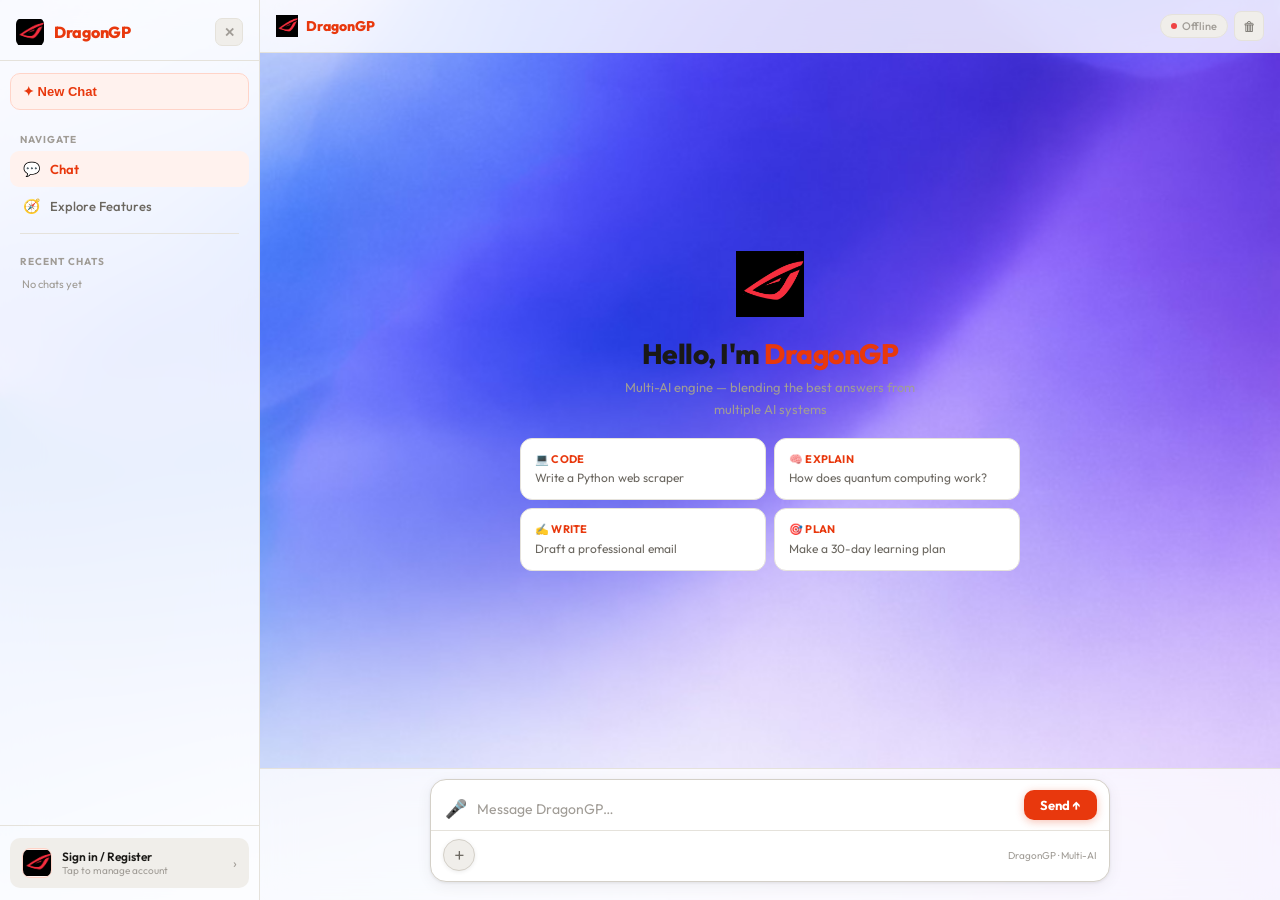
<file: index.html>
<!DOCTYPE html>
<html lang="en">
<head>
<meta charset="UTF-8"/>
<meta name="viewport" content="width=device-width,initial-scale=1.0,maximum-scale=1.0,user-scalable=no"/>
<title>DragonGP</title>
<link rel="preconnect" href="https://fonts.googleapis.com">
<link href="https://fonts.googleapis.com/css2?family=Outfit:wght@300;400;500;600;700;800&display=swap" rel="stylesheet">
<style>
*{margin:0;padding:0;box-sizing:border-box;-webkit-tap-highlight-color:transparent}
html,body{height:100%;overflow:hidden;font-family:'Outfit',sans-serif}

:root{
  --bg:#f5f4f1;
  --surface:#ffffff;
  --surface2:#f0eeea;
  --border:#e5e2db;
  --border2:#d4d0c8;
  --text:#1a1916;
  --text2:#6b6760;
  --text3:#a09c96;
  --accent:#e8380d;
  --accent2:#ff6b3d;
  --accentbg:#fff2ee;
  --accentborder:#ffd4c8;
  --shadow:0 1px 3px rgba(0,0,0,.08),0 4px 16px rgba(0,0,0,.06);
  --shadow2:0 2px 8px rgba(0,0,0,.1),0 12px 40px rgba(0,0,0,.08);
}

body{background:url('[data-uri]') center/cover no-repeat fixed;color:var(--text)}

/* ── LAYOUT ── */
.app{display:flex;height:100vh;width:100vw;overflow:hidden}
.overlay{display:none;position:fixed;inset:0;background:rgba(0,0,0,.35);z-index:199;backdrop-filter:blur(2px)}
.overlay.show{display:block}

/* ── SIDEBAR ── */
.sidebar{
  width:260px;flex-shrink:0;
  background:rgba(255,255,255,0.88);
  backdrop-filter:blur(20px);
  -webkit-backdrop-filter:blur(20px);
  border-right:1px solid var(--border);
  display:flex;flex-direction:column;
  z-index:200;
  transition:transform .25s cubic-bezier(.4,0,.2,1);
}
@media(max-width:768px){
  .sidebar{position:fixed;top:0;left:0;height:100vh;transform:translateX(-100%);box-shadow:var(--shadow2)}
  .sidebar.open{transform:translateX(0)}
}

.sb-header{
  display:flex;align-items:center;justify-content:space-between;
  padding:18px 16px 14px;
  border-bottom:1px solid var(--border);
}
.sb-logo{display:flex;align-items:center;gap:10px}
.sb-logo-img{width:28px;height:28px;object-fit:contain;border-radius:6px}
.sb-logo-name{font-size:16px;font-weight:800;color:var(--accent);letter-spacing:-.3px}
.sb-close{
  width:28px;height:28px;border-radius:7px;
  background:var(--surface2);border:1px solid var(--border);
  color:var(--text3);cursor:pointer;display:flex;align-items:center;justify-content:center;
  font-size:13px;font-weight:600;transition:all .15s
}
.sb-close:hover{background:var(--border);color:var(--text)}

.sb-body{flex:1;overflow-y:auto;padding:12px 10px;display:flex;flex-direction:column;gap:1px}
.sb-body::-webkit-scrollbar{width:0}

.sb-new{
  display:flex;align-items:center;gap:9px;
  padding:10px 12px;border-radius:10px;
  background:var(--accentbg);border:1px solid var(--accentborder);
  color:var(--accent);font-size:13px;font-weight:600;
  cursor:pointer;margin-bottom:10px;
  transition:all .15s;width:100%;
}
.sb-new:hover{background:#ffe8e0}

.sb-section{
  font-size:10px;font-weight:700;letter-spacing:1px;
  color:var(--text3);text-transform:uppercase;
  padding:12px 10px 4px;
}

.sb-item{
  display:flex;align-items:center;gap:10px;
  padding:9px 12px;border-radius:9px;cursor:pointer;
  color:var(--text2);font-size:13px;font-weight:500;
  transition:all .15s;
}
.sb-item:hover{background:var(--surface2);color:var(--text)}
.sb-item.active{background:var(--accentbg);color:var(--accent);font-weight:600}
.sb-item-ic{font-size:14px;width:18px;text-align:center;flex-shrink:0}

.sb-divider{height:1px;background:var(--border);margin:8px 10px}

.sb-hist{
  display:flex;align-items:center;gap:9px;
  padding:7px 12px;border-radius:8px;cursor:pointer;
  color:var(--text3);font-size:12px;transition:all .15s;
}
.sb-hist:hover{background:var(--surface2);color:var(--text2)}
.sb-hist-ic{font-size:12px;flex-shrink:0}
.sb-hist-txt{flex:1;overflow:hidden;text-overflow:ellipsis;white-space:nowrap}

.sb-footer{padding:12px 10px;border-top:1px solid var(--border);background:transparent}
.sb-user{
  display:flex;align-items:center;gap:10px;
  padding:10px 12px;border-radius:10px;
  background:var(--surface2);cursor:pointer;
  transition:all .15s;
}
.sb-user:hover{background:var(--border)}
.sb-user-av{
  width:30px;height:30px;border-radius:8px;overflow:hidden;
  background:var(--accentbg);border:1px solid var(--accentborder);
  display:flex;align-items:center;justify-content:center;flex-shrink:0;
}
.sb-user-av img{width:100%;height:100%;object-fit:contain}
.sb-user-info{flex:1;min-width:0}
.sb-user-name{font-size:12px;font-weight:600;color:var(--text);white-space:nowrap;overflow:hidden;text-overflow:ellipsis}
.sb-user-sub{font-size:10px;color:var(--text3)}
.sb-user-ic{font-size:14px;color:var(--text3)}

/* ── MAIN ── */
.main{flex:1;display:flex;flex-direction:column;overflow:hidden;min-width:0;background:transparent}
.view{display:none;flex:1;flex-direction:column;overflow:hidden}
.view.active{display:flex}

/* ── TOPBAR ── */
.topbar{
  display:flex;align-items:center;gap:10px;
  padding:11px 16px;
  background:rgba(255,255,255,0.82);
  backdrop-filter:blur(16px);
  -webkit-backdrop-filter:blur(16px);
  border-bottom:1px solid var(--border);
  flex-shrink:0;
}
.tb-menu{
  width:32px;height:32px;border-radius:8px;
  background:var(--surface2);border:1px solid var(--border);
  color:var(--text2);cursor:pointer;display:flex;align-items:center;justify-content:center;
  font-size:16px;flex-shrink:0;transition:all .15s;
}
.tb-menu:active{background:var(--border)}
@media(min-width:769px){.tb-menu{display:none}}
.tb-brand{display:flex;align-items:center;gap:8px}
.tb-brand img{width:22px;height:22px;object-fit:contain}
.tb-brand-name{font-size:14px;font-weight:800;color:var(--accent)}
.tb-right{margin-left:auto;display:flex;gap:6px;align-items:center}
.tb-btn{
  width:30px;height:30px;border-radius:7px;
  background:var(--surface2);border:1px solid var(--border);
  color:var(--text2);cursor:pointer;display:flex;align-items:center;justify-content:center;
  font-size:13px;transition:all .15s;
}
.tb-btn:active{background:var(--border)}
.status-dot{
  display:flex;align-items:center;gap:5px;
  font-size:11px;font-weight:500;color:var(--text3);
  background:var(--surface2);border:1px solid var(--border);
  padding:4px 10px;border-radius:20px;
}
.sdot{width:6px;height:6px;border-radius:50%;background:#ccc;flex-shrink:0;transition:background .3s}
.sdot.on{background:#22c55e}
.sdot.off{background:#ef4444}

/* ── CHAT ── */
.chat-box{flex:1;overflow-y:auto;padding:20px 16px;display:flex;flex-direction:column}
.chat-box::-webkit-scrollbar{width:4px}
.chat-box::-webkit-scrollbar-thumb{background:var(--border2);border-radius:2px}

/* ── WELCOME ── */
.welcome{display:flex;flex-direction:column;align-items:center;justify-content:center;flex:1;min-height:55vh;text-align:center;padding:24px 16px}
.w-logo{width:68px;height:68px;object-fit:contain;margin-bottom:18px;animation:wfloat 4s ease-in-out infinite}
@keyframes wfloat{0%,100%{transform:translateY(0)}50%{transform:translateY(-6px)}}
.w-title{font-size:28px;font-weight:800;color:var(--text);margin-bottom:6px;letter-spacing:-.5px}
.w-title span{color:var(--accent)}
.w-sub{font-size:13px;color:var(--text3);max-width:320px;line-height:1.65;margin-bottom:6px}
.w-offline{
  display:none;font-size:11px;font-weight:600;
  background:#fff8e6;border:1px solid #fcd34d;color:#92400e;
  padding:4px 12px;border-radius:20px;margin-bottom:20px;
}
.w-offline.show{display:inline-flex;align-items:center;gap:5px}
.sugs{display:grid;grid-template-columns:1fr 1fr;gap:8px;max-width:500px;width:100%;margin-top:12px}
@media(max-width:420px){.sugs{grid-template-columns:1fr}}
.sug{
  background:var(--surface);border:1px solid var(--border);border-radius:12px;
  padding:12px 14px;font-size:12px;color:var(--text2);cursor:pointer;
  text-align:left;transition:all .15s;line-height:1.5;
}
.sug:hover,.sug:active{background:var(--accentbg);border-color:var(--accentborder);color:var(--text)}
.sug strong{display:block;color:var(--accent);font-size:11px;font-weight:700;margin-bottom:2px;letter-spacing:.2px}

/* ── MESSAGES ── */
.msg{display:flex;justify-content:center;padding:6px 0;animation:msgIn .2s ease}
@keyframes msgIn{from{opacity:0;transform:translateY(4px)}to{opacity:1;transform:translateY(0)}}
.mc{display:flex;gap:10px;width:100%;max-width:680px;align-items:flex-start}
.msg.out .mc{flex-direction:row-reverse}
.mav{
  width:30px;height:30px;border-radius:8px;overflow:hidden;flex-shrink:0;
  border:1px solid var(--border);background:var(--surface2);
  display:flex;align-items:center;justify-content:center;font-size:14px;
}
.mav img{width:100%;height:100%;object-fit:contain}
.mdet{flex:1;min-width:0}
.msg.out .mdet{display:flex;flex-direction:column;align-items:flex-end}
.bubble{
  padding:10px 14px;border-radius:14px;
  font-size:14px;line-height:1.7;white-space:pre-wrap;word-break:break-word;
}
.msg.out .bubble{
  background:var(--accent);color:#fff;
  border-bottom-right-radius:4px;max-width:88%;
  box-shadow:0 2px 8px rgba(232,56,13,.25);
}
.msg.inc .bubble{
  background:var(--surface);border:1px solid var(--border);
  color:var(--text);border-bottom-left-radius:4px;
  box-shadow:0 1px 4px rgba(0,0,0,.06);
}
.ailabel{font-size:10px;color:var(--text3);margin-bottom:4px;display:flex;align-items:center;gap:5px;font-weight:500}
.ailabel .aibadge{background:var(--accentbg);color:var(--accent);padding:1px 7px;border-radius:6px;font-size:9px;font-weight:700;border:1px solid var(--accentborder)}
.cpbtn{
  background:none;border:none;color:var(--text3);cursor:pointer;
  font-size:11px;display:flex;align-items:center;gap:3px;
  padding:3px 0;margin-top:2px;transition:color .15s;font-family:inherit;
}
.cpbtn:hover{color:var(--text2)}
.tdots{display:flex;gap:5px;align-items:center}
.tdots span{width:7px;height:7px;border-radius:50%;background:var(--border2);animation:td .8s ease-in-out infinite}
.tdots span:nth-child(2){animation-delay:.15s}.tdots span:nth-child(3){animation-delay:.3s}
@keyframes td{0%,80%,100%{transform:scale(.6);opacity:.4}40%{transform:scale(1);opacity:1}}
.cur{display:inline-block;width:2px;height:14px;background:var(--accent);margin-left:1px;vertical-align:middle;border-radius:1px;animation:blink .7s ease-in-out infinite}
@keyframes blink{0%,100%{opacity:1}50%{opacity:0}}

/* ── INPUT ── */
.input-area{padding:10px 14px 18px;flex-shrink:0;background:rgba(255,255,255,0.75);backdrop-filter:blur(16px);-webkit-backdrop-filter:blur(16px);border-top:1px solid var(--border)}
.input-wrap{
  width:100%;max-width:680px;margin:0 auto;
  background:var(--surface);border:1.5px solid var(--border2);
  border-radius:16px;box-shadow:var(--shadow);
  transition:border-color .2s,box-shadow .2s;overflow:visible;position:relative;
}
.input-wrap:focus-within{border-color:var(--accent);box-shadow:0 0 0 3px rgba(232,56,13,.08),var(--shadow)}
.input-top{display:flex;align-items:flex-end;gap:8px;padding:10px 12px 6px}
.chat-ta{
  flex:1;background:transparent;border:none;outline:none;
  color:var(--text);font-size:14px;resize:none;
  min-height:22px;max-height:120px;line-height:1.6;font-family:'Outfit',sans-serif;
}
.chat-ta::placeholder{color:var(--text3)}
.ic-btn{
  background:none;border:none;color:var(--text3);cursor:pointer;
  font-size:18px;padding:2px;transition:color .15s;flex-shrink:0;line-height:1;
}
.ic-btn:active,.ic-btn.on{color:var(--accent)}
.send-btn{
  background:var(--accent);color:#fff;border:none;
  border-radius:10px;padding:7px 16px;
  font-weight:700;font-size:13px;cursor:pointer;flex-shrink:0;
  transition:all .15s;font-family:'Outfit',sans-serif;
  box-shadow:0 2px 8px rgba(232,56,13,.3);
}
.send-btn:hover{background:#d62e00}
.send-btn:disabled{opacity:.35;cursor:not-allowed;box-shadow:none}
.input-bottom{
  display:flex;align-items:center;gap:8px;
  padding:0 12px 10px;border-top:1px solid var(--border);margin-top:4px;padding-top:8px;
}
.attach-btn{
  display:flex;align-items:center;justify-content:center;
  width:32px;height:32px;border-radius:50%;
  background:var(--surface2);border:1.5px solid var(--border2);
  color:var(--text2);font-size:20px;font-weight:300;cursor:pointer;
  transition:all .22s cubic-bezier(.34,1.56,.64,1);position:relative;
  font-family:'Outfit',sans-serif;line-height:1;
  box-shadow:0 1px 4px rgba(0,0,0,.08);
}
.attach-btn:hover{background:var(--accentbg);border-color:var(--accentborder);color:var(--accent);transform:rotate(45deg) scale(1.08);box-shadow:0 2px 10px rgba(232,56,13,.15)}
.attach-btn.on{background:var(--accentbg);border-color:var(--accent);color:var(--accent);transform:rotate(45deg);box-shadow:0 2px 10px rgba(232,56,13,.2)}
.abadge{
  min-width:14px;height:14px;background:var(--accent);
  border-radius:7px;font-size:9px;font-weight:700;color:#fff;
  display:inline-flex;align-items:center;justify-content:center;padding:0 3px;
}
.abadge.hidden{display:none}
.inp-hint{font-size:10px;color:var(--text3);margin-left:auto}

/* ── ATTACH MENU ── */
.amenu{
  display:none;position:absolute;bottom:calc(100% + 6px);left:0;
  background:var(--surface);border:1px solid var(--border);
  border-radius:12px;padding:6px;min-width:190px;z-index:9999;
  box-shadow:var(--shadow2);flex-direction:column;gap:2px;
}
.amenu.show{display:block;animation:amIn .15s ease}
@keyframes amIn{from{opacity:0;transform:translateY(5px)}to{opacity:1;transform:translateY(0)}}
.am-item{
  display:flex;align-items:center;gap:9px;padding:9px 11px;
  border-radius:8px;cursor:pointer;transition:all .15s;
  font-size:13px;color:var(--text2);font-weight:500;
}
.am-item:hover{background:var(--surface2);color:var(--text)}
.am-ic{font-size:15px;width:20px;text-align:center}

/* ── MODAL/PANEL (slide up) ── */
.panel{
  display:none;position:fixed;inset:0;z-index:400;
  align-items:flex-end;justify-content:center;
}
.panel.show{display:flex;animation:panFade .2s ease}
@keyframes panFade{from{opacity:0}to{opacity:1}}
.panel-bg{position:absolute;inset:0;background:rgba(0,0,0,.3)}
.panel-box{
  position:relative;width:100%;max-width:480px;
  background:rgba(255,255,255,0.95);border-radius:20px 20px 0 0;backdrop-filter:blur(20px);-webkit-backdrop-filter:blur(20px);
  padding:20px 18px 28px;z-index:1;max-height:90vh;overflow-y:auto;
  box-shadow:0 -4px 30px rgba(0,0,0,.15);
}
@media(min-width:600px){
  .panel{align-items:center}
  .panel-box{border-radius:18px;max-height:80vh;margin:16px}
}
.panel-handle{width:36px;height:4px;background:var(--border2);border-radius:2px;margin:0 auto 16px}
.ph{display:flex;align-items:center;justify-content:space-between;margin-bottom:14px}
.ph-title{font-size:15px;font-weight:700;color:var(--text)}
.ph-close{
  width:28px;height:28px;border-radius:7px;
  background:var(--surface2);border:1px solid var(--border);
  color:var(--text3);cursor:pointer;display:flex;align-items:center;justify-content:center;
  font-size:13px;font-weight:600;transition:all .15s;
}
.ph-close:hover{background:var(--border);color:var(--text)}

/* ── FORM ELEMENTS ── */
.field{margin-bottom:12px}
.field label{display:block;font-size:11px;font-weight:700;color:var(--text2);letter-spacing:.5px;text-transform:uppercase;margin-bottom:5px}
.field input,.field textarea,.field select{
  width:100%;background:var(--surface2);border:1.5px solid var(--border);
  border-radius:10px;padding:9px 12px;color:var(--text);
  font-size:13px;font-family:'Outfit',sans-serif;outline:none;resize:none;
  transition:border-color .2s;
}
.field input:focus,.field textarea:focus{border-color:var(--accent)}
.field input::placeholder,.field textarea::placeholder{color:var(--text3)}
.field-row{display:grid;grid-template-columns:1fr 1fr;gap:10px}

.pbtn{
  width:100%;padding:11px;border-radius:11px;
  background:var(--accent);color:#fff;border:none;
  font-size:14px;font-weight:700;cursor:pointer;font-family:'Outfit',sans-serif;
  transition:all .15s;box-shadow:0 2px 10px rgba(232,56,13,.3);margin-top:4px;
}
.pbtn:hover{background:#d62e00}
.pbtn.google{background:#fff;color:#111;border:1.5px solid #ccc;box-shadow:0 2px 8px rgba(0,0,0,.1)}
.pbtn.google:hover{background:#f6f6f6;color:#111}
.pbtn.ghost{background:var(--surface2);color:var(--text2);border:1.5px solid var(--border);box-shadow:none}
.pbtn.ghost:hover{background:var(--border);color:var(--text)}
.auth-google{margin-bottom:12px}
.pstatus{font-size:12px;text-align:center;margin-top:8px;font-weight:500;display:none}

.toggle-row{
  display:flex;align-items:center;justify-content:space-between;
  background:var(--surface2);border-radius:10px;padding:11px 14px;margin-bottom:10px;
}
.toggle-label{font-size:13px;font-weight:600;color:var(--text)}
.toggle-sub{font-size:11px;color:var(--text3);margin-top:2px}
.togwrap{position:relative;width:40px;height:22px;flex-shrink:0}
.togwrap input{opacity:0;width:0;height:0}
.togslider{position:absolute;inset:0;background:var(--border2);border-radius:11px;cursor:pointer;transition:.25s}
.togslider:before{content:"";position:absolute;width:16px;height:16px;left:3px;top:3px;background:#fff;border-radius:50%;transition:.25s;box-shadow:0 1px 3px rgba(0,0,0,.2)}
input:checked+.togslider{background:var(--accent)}
input:checked+.togslider:before{transform:translateX(18px)}

.upzone{
  border:2px dashed var(--border2);border-radius:12px;
  padding:20px;text-align:center;cursor:pointer;transition:all .2s;margin-bottom:12px;
}
.upzone:hover{border-color:var(--accent);background:var(--accentbg)}
.upzone input{display:none}
.uz-ic{font-size:24px;margin-bottom:6px}
.uz-title{font-size:13px;font-weight:600;color:var(--text);margin-bottom:2px}
.uz-sub{font-size:11px;color:var(--text3)}

.flist{display:flex;flex-direction:column;gap:5px;max-height:100px;overflow-y:auto;margin-bottom:8px}
.fitem{display:flex;align-items:center;gap:8px;background:var(--surface2);border-radius:8px;padding:7px 10px;font-size:12px}
.fic{font-size:14px;flex-shrink:0}.fname{flex:1;overflow:hidden;text-overflow:ellipsis;white-space:nowrap;color:var(--text2)}
.frm{background:none;border:none;color:var(--text3);cursor:pointer;font-size:13px;transition:color .15s}
.frm:hover{color:var(--accent)}

.info-box{background:var(--accentbg);border:1px solid var(--accentborder);border-radius:10px;padding:10px 13px;font-size:12px;color:var(--text2);line-height:1.6;margin-bottom:12px}

/* ── AUTH TABS ── */
.auth-tabs{display:flex;gap:3px;margin-bottom:14px;background:var(--surface2);border-radius:10px;padding:4px}
.auth-tab{flex:1;padding:7px;border-radius:7px;border:none;background:none;color:var(--text3);font-size:12px;font-weight:600;cursor:pointer;transition:all .15s;font-family:'Outfit',sans-serif}
.auth-tab.active{background:var(--surface);color:var(--text);box-shadow:0 1px 3px rgba(0,0,0,.1)}
.aform{display:none}
.aform.active{display:block}

/* ── KEY INPUT ── */
.key-section{background:var(--surface2);border-radius:12px;padding:12px;margin-bottom:10px}
.key-section-title{font-size:11px;font-weight:700;color:var(--text2);letter-spacing:.5px;text-transform:uppercase;margin-bottom:8px}
.key-field{display:flex;flex-direction:column;gap:5px;margin-bottom:8px}
.key-field:last-child{margin-bottom:0}
.key-label{font-size:11px;font-weight:600;color:var(--text3);display:flex;align-items:center;gap:5px}
.key-inp{
  width:100%;background:var(--surface);border:1.5px solid var(--border);
  border-radius:8px;padding:7px 10px;color:var(--text);
  font-size:12px;font-family:monospace;outline:none;
  transition:border-color .2s;
}
.key-inp:focus{border-color:var(--accent)}
.key-inp::placeholder{color:var(--text3);font-family:'Outfit',sans-serif}
.key-hint{font-size:10px;color:var(--text3)}
.key-link{font-size:10px;color:var(--accent);text-decoration:none;font-weight:600}
.key-link:hover{text-decoration:underline}

/* ── EXPLORE ── */
.xbody{flex:1;overflow-y:auto;padding:18px 14px}
.xgrid{display:grid;grid-template-columns:1fr 1fr;gap:10px;max-width:680px;margin:0 auto}
@media(max-width:440px){.xgrid{grid-template-columns:1fr}}
.xcard{
  background:var(--surface);border:1px solid var(--border);border-radius:14px;
  padding:16px;cursor:pointer;transition:all .15s;
}
.xcard:hover{border-color:var(--accentborder);box-shadow:0 4px 12px rgba(232,56,13,.1);transform:translateY(-1px)}
.xcard:active{transform:scale(.98)}
.x-ic{font-size:24px;margin-bottom:8px}
.x-title{font-size:13px;font-weight:700;color:var(--text);margin-bottom:3px}
.x-desc{font-size:11px;color:var(--text3);line-height:1.5}

/* ── LOGGED IN CHIP ── */
.user-chip{display:flex;align-items:center;gap:10px;background:var(--accentbg);border:1px solid var(--accentborder);border-radius:11px;padding:11px 13px;margin-bottom:12px}
.uc-av{width:32px;height:32px;border-radius:8px;background:var(--surface);border:1px solid var(--accentborder);display:flex;align-items:center;justify-content:center;overflow:hidden}
.uc-av img{width:100%;height:100%;object-fit:contain}
.uc-info{flex:1}
.uc-name{font-size:13px;font-weight:700;color:var(--accent)}
.uc-sub{font-size:10px;color:var(--text3)}
.logout-btn{background:none;border:none;color:var(--text3);font-size:12px;cursor:pointer;transition:color .15s;font-family:'Outfit',sans-serif;font-weight:600}
.logout-btn:hover{color:var(--accent)}

.divider{height:1px;background:var(--border);margin:12px 0}
</style>
</head>
<body>
<div class="app">
<div class="overlay" id="overlay" onclick="closeSidebar()"></div>

<!-- ─── SIDEBAR ─── -->
<div class="sidebar" id="sidebar">
  <div class="sb-header">
    <div class="sb-logo">
      <img src="[data-uri]" class="sb-logo-img" alt="">
      <span class="sb-logo-name">DragonGP</span>
    </div>
    <button class="sb-close" onclick="closeSidebar()">✕</button>
  </div>

  <div class="sb-body">
    <button class="sb-new" onclick="newChat()">✦ New Chat</button>

    <div class="sb-section">Navigate</div>
    <div class="sb-item active" data-view="chat" onclick="switchView('chat')">
      <span class="sb-item-ic">💬</span> Chat
    </div>
    <div class="sb-item" data-view="explore" onclick="switchView('explore')">
      <span class="sb-item-ic">🧭</span> Explore Features
    </div>

    <div class="sb-divider"></div>
    <div class="sb-section">Recent Chats</div>
    <div id="histList"><div style="font-size:11px;color:var(--text3);padding:4px 12px">No chats yet</div></div>
  </div>

  <div class="sb-footer">
    <div class="sb-user" onclick="openPanel('authPanel')">
      <div class="sb-user-av"><img src="[data-uri]" alt=""></div>
      <div class="sb-user-info">
        <div class="sb-user-name" id="sidebarUserName">Sign in / Register</div>
        <div class="sb-user-sub" id="sidebarUserSub">Tap to manage account</div>
      </div>
      <span class="sb-user-ic">›</span>
    </div>
  </div>
</div>

<!-- ─── MAIN ─── -->
<div class="main">

  <!-- CHAT VIEW -->
  <div class="view active" id="view-chat">
    <div class="topbar">
      <button class="tb-menu" onclick="openSidebar()">☰</button>
      <div class="tb-brand">
        <img src="[data-uri]" alt="">
        <span class="tb-brand-name">DragonGP</span>
      </div>
      <div class="tb-right">
        <div class="status-dot"><div class="sdot off" id="statusDot"></div><span id="statusTxt">Offline</span></div>
        <button class="tb-btn" title="Clear chat" onclick="clearChat()">🗑</button>
      </div>
    </div>

    <div class="chat-box" id="chatBox">
      <div class="welcome" id="welcome">
        <img src="[data-uri]" class="w-logo" alt="DragonGP">
        <div class="w-title">Hello, I'm <span>DragonGP</span></div>
        <div class="w-sub">Multi-AI engine — blending the best answers from multiple AI systems</div>
        <div class="w-offline" id="offlineBadge" style="display:none"></div>
        <div class="sugs">
          <div class="sug" onclick="fillSug(this)"><strong>💻 CODE</strong>Write a Python web scraper</div>
          <div class="sug" onclick="fillSug(this)"><strong>🧠 EXPLAIN</strong>How does quantum computing work?</div>
          <div class="sug" onclick="fillSug(this)"><strong>✍️ WRITE</strong>Draft a professional email</div>
          <div class="sug" onclick="fillSug(this)"><strong>🎯 PLAN</strong>Make a 30-day learning plan</div>
        </div>
      </div>
    </div>

    <div class="input-area">
      <div class="input-wrap">
        <div class="input-top">
          <button class="ic-btn" id="voiceBtn" onclick="toggleVoice()" title="Voice">🎤</button>
          <textarea class="chat-ta" id="chatInput" placeholder="Message DragonGP…" rows="1"
            onkeydown="handleKey(event)" oninput="autoResize(this)"></textarea>
          <button class="send-btn" id="sendBtn" onclick="sendMsg()">Send ↑</button>
        </div>
        <div class="input-bottom">
          <div style="position:relative">
            <button class="attach-btn" id="attachBtn" onclick="toggleAttachMenu()" title="Attach">
              +<span class="abadge hidden" id="attachBadge">0</span>
            </button>
            <div class="amenu" id="attachMenu">
              <div class="am-item" onclick="triggerFile('docFile')"><span class="am-ic">📄</span> Add Files</div>
              <div class="am-item" onclick="triggerFile('imgFile')"><span class="am-ic">🖼️</span> Add Images</div>
            </div>
          </div>
          <input type="file" id="docFile" accept=".pdf,.txt,.doc,.docx" style="display:none" onchange="attachFile(this)">
          <input type="file" id="imgFile" accept="image/*" style="display:none" onchange="attachFile(this)">
          <span class="inp-hint" id="aiHint">DragonGP · Multi-AI</span>
        </div>
      </div>
    </div>
  </div>

  <!-- EXPLORE VIEW -->
  <div class="view" id="view-explore">
    <div class="topbar">
      <button class="tb-menu" onclick="openSidebar()">☰</button>
      <div class="tb-brand">
        <img src="[data-uri]" alt="">
        <span class="tb-brand-name">Explore</span>
      </div>
    </div>
    <div class="xbody">
      <div class="xgrid">
        <div class="xcard" onclick="openPanel('behaviourPanel')">
          <div class="x-ic">🎭</div><div class="x-title">Behaviour Mode</div>
          <div class="x-desc">Upload your writing so DragonGP learns your personal style</div>
        </div>
        <div class="xcard" onclick="openPanel('knowledgePanel')">
          <div class="x-ic">📂</div><div class="x-title">Knowledge Base</div>
          <div class="x-desc">Upload files for DragonGP to reference when answering</div>
        </div>
        <div class="xcard" onclick="openPanel('aboutPanel')">
          <div class="x-ic">👤</div><div class="x-title">About Me</div>
          <div class="x-desc">Tell DragonGP about yourself for personalised answers</div>
        </div>
        <div class="xcard" onclick="openPanel('featurePanel')">
          <div class="x-ic">✨</div><div class="x-title">Request Feature</div>
          <div class="x-desc">Ask DragonGP to build new features automatically</div>
        </div>
        <div class="xcard" onclick="openPanel('authPanel')">
          <div class="x-ic">🔐</div><div class="x-title">Account & API Keys</div>
          <div class="x-desc">Sign up to contribute API keys and grow the shared pool</div>
        </div>
        <div class="xcard" onclick="newChat();switchView('chat')">
          <div class="x-ic">💬</div><div class="x-title">New Chat</div>
          <div class="x-desc">Start a fresh conversation with the multi-AI engine</div>
        </div>
      </div>
    </div>
  </div>

</div><!-- end .main -->
</div><!-- end .app -->

<!-- ═══════════════════ PANELS ═══════════════════ -->

<!-- AUTH PANEL -->
<div class="panel" id="authPanel">
  <div class="panel-bg" onclick="closePanel('authPanel')"></div>
  <div class="panel-box">
    <div class="panel-handle"></div>
    <div class="ph"><span class="ph-title">🔐 Account</span><button class="ph-close" onclick="closePanel('authPanel')">✕</button></div>

    <!-- Logged in view -->
    <div id="authLoggedIn" style="display:none">
      <div class="user-chip">
        <div class="uc-av"><img src="[data-uri]" alt=""></div>
        <div class="uc-info">
          <div class="uc-name" id="loggedName">User</div>
          <div class="uc-sub" id="loggedEmail">Signed in</div>
        </div>
        <button class="logout-btn" onclick="logoutUser()">Sign out</button>
      </div>
      <div style="font-size:12px;color:var(--text3);line-height:1.65;margin-bottom:12px">
        Your chat history is saved on this device. API keys you donated are active in the shared pool.
      </div>
      <div class="field"><label>Donate an API Key</label>
        <select id="donateProvider" style="width:100%;background:var(--surface2);border:1.5px solid var(--border);border-radius:10px;padding:8px 12px;color:var(--text);font-size:13px;font-family:'Outfit',sans-serif;outline:none;margin-bottom:6px">
          <option value="gemini">Gemini (Google AI Studio)</option>
          <option value="groq">Groq</option>
          <option value="cohere">Cohere</option>
          <option value="cerebras">Cerebras</option>
          <option value="sambanova">Sambanova</option>
          <option value="openrouter">OpenRouter</option>
        </select>
        <input type="text" id="donateKey" placeholder="Paste API key here…" style="width:100%;background:var(--surface2);border:1.5px solid var(--border);border-radius:10px;padding:8px 12px;color:var(--text);font-size:12px;font-family:monospace;outline:none;margin-bottom:6px">
        <button class="pbtn" onclick="donateKey()">Add Key to Pool</button>
      </div>
      <div class="pstatus" id="donateStatus"></div>
    </div>

    <!-- Logged out view -->
    <div id="authLoggedOut">
      <div class="info-box">🌐 <strong>Shared AI Pool:</strong> When you sign up and paste your free API keys, they join the shared pool. More signups = more capacity for everyone — completely free.</div>
      <div class="auth-tabs">
        <button class="auth-tab active" onclick="authTab('signup')">Sign Up</button>
        <button class="auth-tab" onclick="authTab('login')">Log In</button>
        <button class="auth-tab" onclick="authTab('guest')">Guest</button>
      </div>
      <div class="auth-google">
        <button class="pbtn google" onclick="doGoogleSignIn()">Continue with Google</button>
        <div class="pstatus" id="googleStatus"></div>
      </div>

      <!-- SIGN UP -->
      <div class="aform active" id="aform-signup">
        <div class="field-row">
          <div class="field"><label>Name</label><input type="text" id="su_name" placeholder="Your name"></div>
          <div class="field"><label>Email</label><input type="email" id="su_email" placeholder="you@email.com"></div>
        </div>
        <div class="field"><label>Password</label><input type="password" id="su_pass" placeholder="Create password"></div>
        <div class="key-section">
          <div class="key-section-title">🔑 Paste your free API keys (optional but encouraged)</div>
          <div class="key-field">
            <div class="key-label">Gemini <a href="https://aistudio.google.com" target="_blank" class="key-link">Get free key ↗</a></div>
            <input class="key-inp" id="su_gemini" placeholder="AIzaSy…">
          </div>
          <div class="key-field">
            <div class="key-label">Groq <a href="https://console.groq.com" target="_blank" class="key-link">Get free key ↗</a></div>
            <input class="key-inp" id="su_groq" placeholder="gsk_…">
          </div>
          <div class="key-field">
            <div class="key-label">Cohere <a href="https://dashboard.cohere.com" target="_blank" class="key-link">Get free key ↗</a></div>
            <input class="key-inp" id="su_cohere" placeholder="xxxxxxxx…">
          </div>
          <div class="key-hint" style="margin-top:4px">✓ Keys are added to the shared pool — more users = more free AI for everyone</div>
        </div>
        <button class="pbtn" onclick="doSignup()">Create Account & Add Keys</button>
        <div class="pstatus" id="authStatus"></div>
      </div>

      <!-- LOG IN -->
      <div class="aform" id="aform-login">
        <div class="field"><label>Email</label><input type="email" id="li_email" placeholder="you@email.com"></div>
        <div class="field"><label>Password</label><input type="password" id="li_pass" placeholder="Your password"></div>
        <button class="pbtn" onclick="doLogin()">Log In</button>
        <div class="pstatus" id="loginStatus"></div>
      </div>

      <!-- GUEST -->
      <div class="aform" id="aform-guest">
        <div style="font-size:13px;color:var(--text3);margin-bottom:14px;line-height:1.65">Continue without an account. Chat history saves on this device only.</div>
        <button class="pbtn" onclick="doGuest()">Continue as Guest</button>
      </div>
    </div>
  </div>
</div>

<!-- KNOWLEDGE PANEL -->
<div class="panel" id="knowledgePanel">
  <div class="panel-bg" onclick="closePanel('knowledgePanel')"></div>
  <div class="panel-box">
    <div class="panel-handle"></div>
    <div class="ph"><span class="ph-title">📂 Knowledge Base</span><button class="ph-close" onclick="closePanel('knowledgePanel')">✕</button></div>
    <p style="font-size:12px;color:var(--text3);margin-bottom:12px">Uploaded files are sent with every question so DragonGP can reference them.</p>
    <div class="upzone" onclick="document.getElementById('kbFile').click()">
      <input type="file" id="kbFile" accept=".pdf,.txt,.doc,.docx,image/*" multiple onchange="uploadKB(this)">
      <div class="uz-ic">📎</div><div class="uz-title">Tap to upload</div><div class="uz-sub">PDF, Word, TXT, Images</div>
    </div>
    <div class="flist" id="kbList"></div>
    <button class="pbtn ghost" onclick="clearKB()">🗑 Clear All Files</button>
  </div>
</div>

<!-- BEHAVIOUR PANEL -->
<div class="panel" id="behaviourPanel">
  <div class="panel-bg" onclick="closePanel('behaviourPanel')"></div>
  <div class="panel-box">
    <div class="panel-handle"></div>
    <div class="ph"><span class="ph-title">🎭 Behaviour Mode</span><button class="ph-close" onclick="closePanel('behaviourPanel')">✕</button></div>
    <div class="toggle-row">
      <div><div class="toggle-label">Enable Style Matching</div><div class="toggle-sub" id="behavStatus">Off — upload a sample first</div></div>
      <label class="togwrap"><input type="checkbox" id="behavToggle" onchange="toggleBehav()"><span class="togslider"></span></label>
    </div>
    <div class="upzone" onclick="document.getElementById('behavFile').click()">
      <input type="file" id="behavFile" accept=".pdf,.txt,.doc,.docx" onchange="uploadBehav(this)">
      <div class="uz-ic">✍️</div><div class="uz-title">Upload writing sample</div><div class="uz-sub">DragonGP will match your style</div>
    </div>
    <div class="flist" id="behavList"></div>
    <button class="pbtn ghost" onclick="clearBehav()">🗑 Clear Style</button>
  </div>
</div>

<!-- ABOUT PANEL -->
<div class="panel" id="aboutPanel">
  <div class="panel-bg" onclick="closePanel('aboutPanel')"></div>
  <div class="panel-box">
    <div class="panel-handle"></div>
    <div class="ph"><span class="ph-title">👤 About Me</span><button class="ph-close" onclick="closePanel('aboutPanel')">✕</button></div>
    <div class="field-row">
      <div class="field"><label>Name</label><input type="text" id="ab_name" placeholder="Your name"></div>
      <div class="field"><label>Occupation</label><input type="text" id="ab_job" placeholder="Developer, student…"></div>
    </div>
    <div class="field"><label>Interests</label><input type="text" id="ab_int" placeholder="AI, coding, gaming…"></div>
    <div class="field"><label>How you use DragonGP</label><textarea id="ab_goal" rows="2" placeholder="Mostly for coding help, research…"></textarea></div>
    <button class="pbtn" onclick="saveAbout()">Save</button>
    <div class="pstatus" id="aboutStatus">✓ Saved!</div>
  </div>
</div>

<!-- FEATURE PANEL -->
<div class="panel" id="featurePanel">
  <div class="panel-bg" onclick="closePanel('featurePanel')"></div>
  <div class="panel-box">
    <div class="panel-handle"></div>
    <div class="ph"><span class="ph-title">✨ Request Feature</span><button class="ph-close" onclick="closePanel('featurePanel')">✕</button></div>
    <p style="font-size:12px;color:var(--text3);margin-bottom:12px">Describe a feature. DragonGP will try to build it, or notify the developer.</p>
    <div class="field"><label>Description</label><textarea id="featDesc" rows="3" placeholder="e.g. Add a translator that converts speech to text…"></textarea></div>
    <div class="field"><label>Your Email (optional)</label><input type="email" id="featEmail" placeholder="for updates"></div>
    <button class="pbtn" onclick="submitFeature()">🚀 Submit Request</button>
    <div class="pstatus" id="featStatus"></div>
  </div>
</div>

<script>
const SERVER = "http://localhost:5000";
let history=[], attachedFiles=[], kbFiles=[], behavFiles=[];
let serverOnline=false, isTyping=false, voiceActive=false, recognition=null;
let currentChatId=null;
let allChats=JSON.parse(localStorage.getItem("drgp_chats")||"[]");

const ROG_SRC = "[data-uri]";

// ── SERVER CHECK ───────────────────────────────────────────────
function renderServerStatus(){
    const dot=document.getElementById("statusDot");
    const txt=document.getElementById("statusTxt");
    dot.className="sdot "+(serverOnline?"on":"off");
    txt.textContent=serverOnline?"Server online":"Offline";
}

async function checkServer(){
    try{
      const r=await fetch(SERVER+"/health",{signal:AbortSignal.timeout(3000)});
      serverOnline=r.ok;
    }catch{serverOnline=false}
    renderServerStatus();
}
checkServer(); setInterval(checkServer,20000);

// ── SIDEBAR ────────────────────────────────────────────────────
function openSidebar(){document.getElementById("sidebar").classList.add("open");document.getElementById("overlay").classList.add("show")}
function closeSidebar(){document.getElementById("sidebar").classList.remove("open");document.getElementById("overlay").classList.remove("show")}

// ── VIEWS ──────────────────────────────────────────────────────
function switchView(v){
  document.querySelectorAll(".view").forEach(e=>e.classList.remove("active"));
  document.querySelectorAll(".sb-item[data-view]").forEach(e=>e.classList.remove("active"));
  document.getElementById("view-"+v).classList.add("active");
  const n=document.querySelector(".sb-item[data-view='"+v+"']");
  if(n)n.classList.add("active");
  closeSidebar();
}

// ── PANELS ─────────────────────────────────────────────────────
function openPanel(id){
  closeAllPanels();
  document.getElementById(id).classList.add("show");
  if(id==="aboutPanel")loadAbout();
  if(id==="authPanel")refreshAuth();
}
function closePanel(id){document.getElementById(id).classList.remove("show")}
function closeAllPanels(){document.querySelectorAll(".panel").forEach(p=>p.classList.remove("show"))}
document.addEventListener("keydown",e=>{if(e.key==="Escape")closeAllPanels()});

// ── ATTACH MENU ────────────────────────────────────────────────
function toggleAttachMenu(){
  const m=document.getElementById("attachMenu");
  m.classList.toggle("show");
  document.getElementById("attachBtn").classList.toggle("on",m.classList.contains("show"));
}
document.addEventListener("click",e=>{
  if(!e.target.closest(".attach-btn")&&!e.target.closest(".amenu"))
    document.getElementById("attachMenu").classList.remove("show");
});
function triggerFile(id){document.getElementById(id).click();document.getElementById("attachMenu").classList.remove("show")}
function attachFile(inp){
  Array.from(inp.files).forEach(f=>{if(!attachedFiles.find(x=>x.name===f.name))attachedFiles.push(f)});
  updateBadge(); inp.value="";
}
function updateBadge(){
  const b=document.getElementById("attachBadge");
  b.textContent=attachedFiles.length;
  b.classList.toggle("hidden",!attachedFiles.length);
}

// ── WELCOME ─────────────────────────────────────────────────────
function fillSug(el){
  const t=el.textContent.replace(/^[A-Z ]+/,"").trim();
  const inp=document.getElementById("chatInput");
  inp.value=t; autoResize(inp); inp.focus();
}

// ── TEXTAREA ────────────────────────────────────────────────────
function autoResize(ta){ta.style.height="auto";ta.style.height=Math.min(ta.scrollHeight,120)+"px"}

// ── SEND ────────────────────────────────────────────────────────
function handleKey(e){if(e.key==="Enter"&&!e.shiftKey){e.preventDefault();sendMsg()}}

async function sendMsg(){
  const inp=document.getElementById("chatInput");
  const txt=inp.value.trim();
  if(!txt||isTyping)return;
  hideWelcome();
  addMsg("out",txt);
  history.push({role:"user",content:txt});
  inp.value=""; autoResize(inp);
  isTyping=true; document.getElementById("sendBtn").disabled=true;
  const tid=addThinking();
  try{
    let answer, aiUsed;
    if(serverOnline){
      const fd=new FormData();
      fd.append("question",txt);
      fd.append("history",JSON.stringify(history));
      const ab=buildAboutCtx();
      if(ab)fd.append("about_me",ab);
      attachedFiles.forEach(f=>fd.append("file",f,f.name));
      const r=await fetch(SERVER+"/ask",{method:"POST",body:fd,signal:AbortSignal.timeout(30000)});
      const d=await r.json();
      answer=d.answer; aiUsed=d.ai_used||"DragonGP";
      serverOnline = true;
      renderServerStatus();
    } else {
      answer=offlineAnswer(txt); aiUsed="Offline";
    }
    removeThinking(tid);
    await streamText("inc",answer,aiUsed);
    history.push({role:"assistant",content:answer});
    saveChatHistory(txt);
  }catch(err){
    removeThinking(tid);
    serverOnline=false;
    const ans=offlineAnswer(txt);
    await streamText("inc",ans,"Offline");
    history.push({role:"assistant",content:ans});
  }
  isTyping=false; document.getElementById("sendBtn").disabled=false;
  attachedFiles=[]; updateBadge();
}

// ── OFFLINE FALLBACK ─────────────────────────────────────────────
function offlineAnswer(q){
  const lq=q.toLowerCase();
  if(lq.includes("who are you")||lq.includes("what are you"))
    return "I'm DragonGP — a multi-AI assistant. I'm in offline mode right now. Run `python server.py` to activate the full multi-AI engine!";
  if(lq.match(/^(hi|hello|hey|sup)\b/i))
    return "Hi! I'm DragonGP in offline mode. Start `python server.py` to get real multi-AI answers. 🐉";
  if(lq.includes("server")||lq.includes("offline")||lq.includes("not working"))
    return "To go online:\n1. Open terminal\n2. Navigate to your DragonGP folder\n3. Run: python server.py\n4. Wait for 'Server Starting...'\n5. Refresh this page";
  try{
    const m=q.match(/^[\d\s+\-*\/().]+$/);
    if(m)return "= "+eval(m[0].trim());
  }catch{}
  return "I'm in offline mode — my full AI brain needs the server! Run `python server.py` in your DragonGP folder to wake it up. 🐉";
}

// ── MESSAGES ────────────────────────────────────────────────────
function hideWelcome(){const w=document.getElementById("welcome");if(w)w.remove()}

function addMsg(type,text,ai=""){
  const box=document.getElementById("chatBox");
  const div=document.createElement("div");
  div.className="msg "+type;
  if(type==="inc"){
    div.innerHTML=`<div class="mc"><div class="mav"><img src="${ROG_SRC}" alt="DragonGP"></div>
      <div class="mdet">
        <div class="ailabel">DragonGP${ai?` · <span class="aibadge">${ai}</span>`:""}</div>
        <div class="bubble"></div>
        <button class="cpbtn" onclick="copyBubble(this)">⎘ Copy</button>
      </div></div>`;
  } else {
    div.innerHTML=`<div class="mc"><div class="mdet"><div class="bubble">${escHtml(text)}</div></div>
      <div class="mav" style="background:var(--accentbg);border-color:var(--accentborder)">👤</div></div>`;
  }
  box.appendChild(div); box.scrollTop=box.scrollHeight; return div;
}

function addThinking(){
  const box=document.getElementById("chatBox");
  const id="t_"+Date.now(); const div=document.createElement("div");
  div.className="msg inc"; div.id=id;
  div.innerHTML=`<div class="mc"><div class="mav"><img src="${ROG_SRC}" alt=""></div>
    <div class="mdet"><div class="ailabel">DragonGP</div>
    <div class="bubble"><div class="tdots"><span></span><span></span><span></span></div></div></div></div>`;
  box.appendChild(div); box.scrollTop=box.scrollHeight; return id;
}
function removeThinking(id){const e=document.getElementById(id);if(e)e.remove()}

async function streamText(type,text,ai){
  const div=addMsg(type,"",ai);
  const bubble=div.querySelector(".bubble");
  bubble.innerHTML="";
  const cur=document.createElement("span"); cur.className="cur"; bubble.appendChild(cur);
  const box=document.getElementById("chatBox");
  let i=0;
  await new Promise(res=>{
    const t=()=>{
      if(i<text.length){bubble.insertBefore(document.createTextNode(text[i++]),cur);box.scrollTop=box.scrollHeight;setTimeout(t,i<20?10:4)}
      else{cur.remove();res()}
    }; t();
  });
}

function copyBubble(btn){
  const t=btn.closest(".mdet").querySelector(".bubble").textContent;
  navigator.clipboard.writeText(t).then(()=>{btn.textContent="✓ Copied";setTimeout(()=>btn.textContent="⎘ Copy",1500)});
}
function escHtml(s){return s.replace(/&/g,"&amp;").replace(/</g,"&lt;").replace(/>/g,"&gt;")}

// ── CLEAR / NEW CHAT ─────────────────────────────────────────────
function clearChat(){
  if(!confirm("Clear this chat?"))return;
  document.getElementById("chatBox").innerHTML=`<div class="welcome" id="welcome">
    <img src="${ROG_SRC}" class="w-logo" alt="DragonGP">
    <div class="w-title">Hello, I'm <span>DragonGP</span></div>
    <div class="w-sub">Multi-AI engine — blending the best answers from multiple AI systems</div>
    <div class="w-offline" id="offlineBadge" style="display:none"></div>
    <div class="sugs">
      <div class="sug" onclick="fillSug(this)"><strong>💻 CODE</strong>Write a Python web scraper</div>
      <div class="sug" onclick="fillSug(this)"><strong>🧠 EXPLAIN</strong>How does quantum computing work?</div>
      <div class="sug" onclick="fillSug(this)"><strong>✍️ WRITE</strong>Draft a professional email</div>
      <div class="sug" onclick="fillSug(this)"><strong>🎯 PLAN</strong>Make a 30-day learning plan</div>
    </div></div>`;
  history=[]; currentChatId=null;
}
function newChat(){clearChat();switchView("chat")}

// ── HISTORY ──────────────────────────────────────────────────────
function saveChatHistory(firstMsg){
  if(!currentChatId){
    currentChatId="c_"+Date.now();
    allChats.unshift({id:currentChatId,title:firstMsg.substring(0,42),time:Date.now()});
    if(allChats.length>20)allChats.pop();
    localStorage.setItem("drgp_chats",JSON.stringify(allChats));
    renderHistory();
  }
}
function renderHistory(){
  const list=document.getElementById("histList");
  if(!allChats.length){list.innerHTML='<div style="font-size:11px;color:var(--text3);padding:4px 12px">No chats yet</div>';return}
  list.innerHTML=allChats.slice(0,12).map(c=>`
    <div class="sb-hist"><span class="sb-hist-ic">💬</span><span class="sb-hist-txt">${escHtml(c.title)}</span></div>`).join("");
}
renderHistory();

// ── KNOWLEDGE ───────────────────────────────────────────────────
async function uploadKB(inp){
  if(!serverOnline){alert("Server offline — knowledge base requires server.");return}
  for(const f of Array.from(inp.files)){
    const fd=new FormData(); fd.append("file",f,f.name);
    try{await fetch(SERVER+"/knowledge/upload",{method:"POST",body:fd}); kbFiles.push(f.name)}catch{}
  }
  renderKB(); inp.value="";
}
function renderKB(){
  document.getElementById("kbList").innerHTML=kbFiles.map(f=>`
    <div class="fitem"><span class="fic">📄</span><span class="fname">${escHtml(f)}</span>
    <button class="frm" onclick="removeKB('${escHtml(f)}')">✕</button></div>`).join("");
}
async function removeKB(n){if(serverOnline)try{await fetch(SERVER+"/knowledge/clear",{method:"POST"})}catch{};kbFiles=kbFiles.filter(x=>x!==n);renderKB()}
async function clearKB(){if(serverOnline)try{await fetch(SERVER+"/knowledge/clear",{method:"POST"})}catch{};kbFiles=[];renderKB()}

// ── BEHAVIOUR ────────────────────────────────────────────────────
async function uploadBehav(inp){
  if(!serverOnline){alert("Server offline — behaviour mode requires server.");return}
  const f=inp.files[0]; if(!f)return;
  const fd=new FormData(); fd.append("file",f,f.name);
  try{await fetch(SERVER+"/behaviour/upload",{method:"POST",body:fd}); behavFiles.push(f.name); renderBehav(); document.getElementById("behavToggle").checked=true; updateBehavStatus()}catch{}
  inp.value="";
}
function renderBehav(){document.getElementById("behavList").innerHTML=behavFiles.map(f=>`<div class="fitem"><span class="fic">✍️</span><span class="fname">${escHtml(f)}</span></div>`).join("")}
async function toggleBehav(){
  const on=document.getElementById("behavToggle").checked;
  if(serverOnline)try{await fetch(SERVER+"/behaviour/toggle",{method:"POST",headers:{"Content-Type":"application/json"},body:JSON.stringify({active:on})})}catch{}
  updateBehavStatus();
}
function updateBehavStatus(){
  const on=document.getElementById("behavToggle").checked;
  document.getElementById("behavStatus").textContent=on&&behavFiles.length?"✓ Active — style learned":behavFiles.length?"Off — toggle to activate":"Off — upload a sample first";
}
async function clearBehav(){if(serverOnline)try{await fetch(SERVER+"/behaviour/clear",{method:"POST"})}catch{};behavFiles=[];document.getElementById("behavToggle").checked=false;renderBehav();updateBehavStatus()}

// ── ABOUT ────────────────────────────────────────────────────────
function loadAbout(){
  const d=JSON.parse(localStorage.getItem("drgp_about")||"{}");
  document.getElementById("ab_name").value=d.name||"";
  document.getElementById("ab_job").value=d.job||"";
  document.getElementById("ab_int").value=d.interests||"";
  document.getElementById("ab_goal").value=d.goal||"";
}
function saveAbout(){
  const d={name:document.getElementById("ab_name").value,job:document.getElementById("ab_job").value,interests:document.getElementById("ab_int").value,goal:document.getElementById("ab_goal").value};
  localStorage.setItem("drgp_about",JSON.stringify(d));
  const s=document.getElementById("aboutStatus"); s.style.display="block"; s.style.color="var(--accent)";
  setTimeout(()=>s.style.display="none",2000);
}
function buildAboutCtx(){
  const d=JSON.parse(localStorage.getItem("drgp_about")||"{}");
  if(!d.name&&!d.job)return"";
  return`\n\nUser: Name=${d.name||"?"}, Job=${d.job||"?"}, Interests=${d.interests||"?"}, Goal=${d.goal||"?"}`;
}

// ── FEATURE ──────────────────────────────────────────────────────
async function submitFeature(){
  const req=document.getElementById("featDesc").value.trim();
  if(!req){alert("Please describe the feature.");return}
  const email=document.getElementById("featEmail").value;
  const st=document.getElementById("featStatus"); st.style.display="block"; st.style.color="var(--text3)"; st.textContent="Sending…";
  if(serverOnline){
    try{
      const r=await fetch(SERVER+"/feature/request",{method:"POST",headers:{"Content-Type":"application/json"},body:JSON.stringify({request:req,email})});
      const d=await r.json();
      st.style.color="var(--accent)"; st.textContent=d.status==="built"?"✓ Feature built! Refresh to see it.":"📨 Request sent to developer!";
    }catch{st.textContent="📨 Saved locally.";}
  } else {
    const p=JSON.parse(localStorage.getItem("drgp_feats")||"[]");
    p.push({req,email,t:Date.now()}); localStorage.setItem("drgp_feats",JSON.stringify(p));
    st.style.color="var(--accent)"; st.textContent="📨 Saved — will send when online.";
  }
  document.getElementById("featDesc").value="";
}

// ── AUTH ─────────────────────────────────────────────────────────
function authTab(t){
  document.querySelectorAll(".auth-tab").forEach((b,i)=>b.classList.toggle("active",["signup","login","guest"][i]===t));
  document.querySelectorAll(".aform").forEach(f=>f.classList.remove("active"));
  document.getElementById("aform-"+t).classList.add("active");
}

function refreshAuth(){
  const u=JSON.parse(localStorage.getItem("drgp_user")||"null");
  document.getElementById("authLoggedIn").style.display=u?"block":"none";
  document.getElementById("authLoggedOut").style.display=u?"none":"block";
  document.getElementById("sidebarUserName").textContent = u? (u.name||"User") : "Sign in / Register";
  document.getElementById("sidebarUserSub").textContent = u? (u.email||"Signed in") : "Tap to manage account";
  if(u){document.getElementById("loggedName").textContent=u.name||"User";document.getElementById("loggedEmail").textContent=u.email||"Signed in"}
}

async function doSignup(){
  const name=document.getElementById("su_name").value.trim();
  const email=document.getElementById("su_email").value.trim().toLowerCase();
  const pass=document.getElementById("su_pass").value;
  const keys={gemini:document.getElementById("su_gemini").value.trim(),groq:document.getElementById("su_groq").value.trim(),cohere:document.getElementById("su_cohere").value.trim()};
  // Remove empty keys
  Object.keys(keys).forEach(k=>{if(!keys[k])delete keys[k]});
  if(!email||!pass){showAuthMsg("authStatus","Please fill email and password","#ef4444");return}

  if(serverOnline){
    try{
      const r=await fetch(SERVER+"/register",{method:"POST",headers:{"Content-Type":"application/json"},body:JSON.stringify({name,email,password:pass,api_keys:keys})});
      const d=await r.json();
      if(d.error){showAuthMsg("authStatus",d.error,"#ef4444");return}
      const u={name,email,time:Date.now()};
      localStorage.setItem("drgp_user",JSON.stringify(u));
      const added=d.keys_added||[];
      showAuthMsg("authStatus","✓ Account created!"+(added.length?` Keys added: ${added.join(", ")}`:""),"var(--accent)");
      setTimeout(()=>{refreshAuth();closePanel("authPanel")},1800);
    }catch{
      // Offline fallback — save locally
      saveLocalUser(name,email,pass,keys);
    }
  } else {
    saveLocalUser(name,email,pass,keys);
  }
}

function saveLocalUser(name,email,pass,keys){
  const u={name,email,pass:btoa(pass),keys,time:Date.now()};
  localStorage.setItem("drgp_user",JSON.stringify(u));
  showAuthMsg("authStatus","✓ Saved locally (will sync when online)","var(--accent)");
  setTimeout(()=>{refreshAuth();closePanel("authPanel")},1500);
}

async function doLogin(){
  const email=document.getElementById("li_email").value.trim().toLowerCase();
  const pass=document.getElementById("li_pass").value;
  if(!email||!pass){showAuthMsg("loginStatus","Please fill all fields","#ef4444");return}

  if(serverOnline){
    try{
      const r=await fetch(SERVER+"/login",{method:"POST",headers:{"Content-Type":"application/json"},body:JSON.stringify({email,password:pass})});
      const d=await r.json();
      if(d.error){showAuthMsg("loginStatus",d.error,"#ef4444");return}
      localStorage.setItem("drgp_user",JSON.stringify({name:d.name,email,time:Date.now()}));
      showAuthMsg("loginStatus","✓ Logged in!","var(--accent)");
      setTimeout(()=>{refreshAuth();closePanel("authPanel")},1200);
    }catch{localLogin(email,pass)}
  } else localLogin(email,pass);
}

function localLogin(email,pass){
  const u=JSON.parse(localStorage.getItem("drgp_user")||"null");
  if(u&&u.email===email&&atob(u.pass||"")===pass){
    showAuthMsg("loginStatus","✓ Logged in!","var(--accent)");
    setTimeout(()=>{refreshAuth();closePanel("authPanel")},1200);
  } else showAuthMsg("loginStatus","Invalid credentials","#ef4444");
}

function doGuest(){
  localStorage.setItem("drgp_user",JSON.stringify({name:"Guest",type:"guest",time:Date.now()}));
  refreshAuth(); closePanel("authPanel");
}
function doGoogleSignIn(){
  const u={name:"Google User",email:"google-user@dragonGP.local",type:"google",time:Date.now()};
  localStorage.setItem("drgp_user",JSON.stringify(u));
  showAuthMsg("googleStatus","✓ Signed in with Google","var(--accent)");
  showAuthMsg("authStatus","✓ Signed in with Google","var(--accent)");
  showAuthMsg("loginStatus","✓ Signed in with Google","var(--accent)");
  setTimeout(()=>{refreshAuth();closePanel("authPanel")},1200);
}
function logoutUser(){localStorage.removeItem("drgp_user");refreshAuth()}

async function donateKey(){
  const provider=document.getElementById("donateProvider").value;
  const key=document.getElementById("donateKey").value.trim();
  if(!key){alert("Please paste an API key.");return}
  const st=document.getElementById("donateStatus"); st.style.display="block";
  if(serverOnline){
    try{
      const r=await fetch(SERVER+"/register",{method:"POST",headers:{"Content-Type":"application/json"},body:JSON.stringify({email:"donate@pool",password:"pool",api_keys:{[provider]:key}})});
      st.style.color="var(--accent)"; st.textContent="✓ Key added to pool!";
      document.getElementById("donateKey").value="";
    }catch{st.style.color="#ef4444";st.textContent="Server offline — key not saved to server."}
  } else {st.style.color="#ef4444";st.textContent="Server offline — start server.py first."}
}

function showAuthMsg(id,msg,color){
  const s=document.getElementById(id); s.style.display="block"; s.style.color=color; s.textContent=msg;
}

// ── VOICE ────────────────────────────────────────────────────────
function toggleVoice(){
  if(!("webkitSpeechRecognition" in window||"SpeechRecognition" in window)){alert("Voice not supported in this browser.");return}
  if(voiceActive){recognition&&recognition.stop();return}
  const SR=window.SpeechRecognition||window.webkitSpeechRecognition;
  recognition=new SR(); recognition.continuous=false; recognition.interimResults=false; recognition.lang="en-US";
  recognition.onresult=e=>{const t=e.results[0][0].transcript;document.getElementById("chatInput").value=t;autoResize(document.getElementById("chatInput"))};
  recognition.onend=()=>{voiceActive=false;document.getElementById("voiceBtn").classList.remove("on")};
  recognition.start(); voiceActive=true; document.getElementById("voiceBtn").classList.add("on");
}

// ── INIT ─────────────────────────────────────────────────────────
(function(){
  const u=JSON.parse(localStorage.getItem("drgp_user")||"null");
  if(u){
    document.getElementById("sidebarUserName").textContent=u.name||"User";
    document.getElementById("sidebarUserSub").textContent=u.type==="guest"?"Guest mode":"Signed in";
  }
})();
</script>
</body>
</html>
</file>
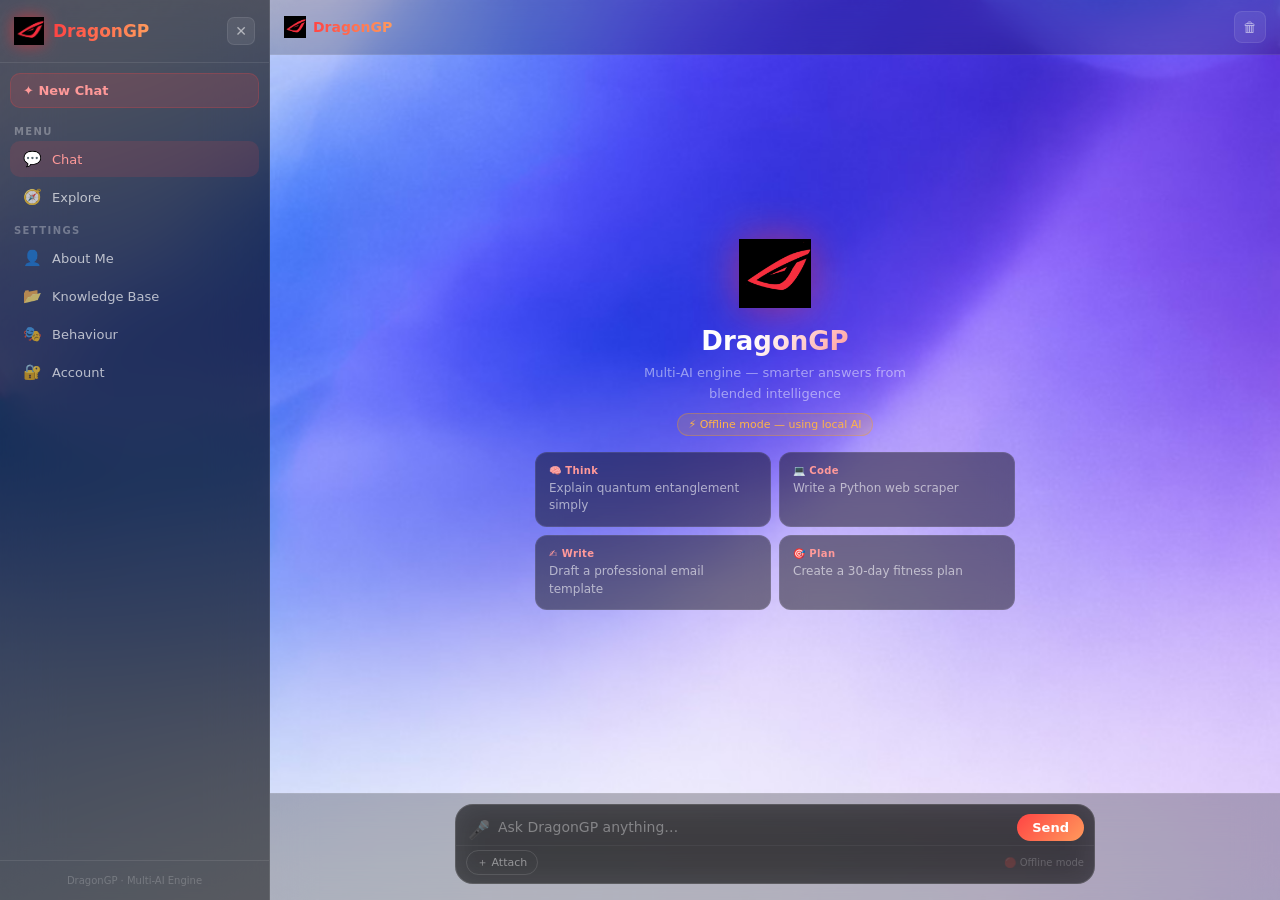
<file: DragonGP-1.html>
<!DOCTYPE html>
<html lang="en">
<head>
<meta charset="UTF-8"/>
<meta name="viewport" content="width=device-width,initial-scale=1.0,maximum-scale=1.0"/>
<title>DragonGP</title>
<style>
*{margin:0;padding:0;box-sizing:border-box;font-family:Inter,system-ui,sans-serif;-webkit-tap-highlight-color:transparent}
html,body{height:100%;overflow:hidden}
body{background:url('[data-uri]') center/cover no-repeat fixed;color:#fff}
:root{--pink:#ff6ec7;--orange:#ff9a5c;--dark:rgba(0,0,0,0.62);--surface:rgba(0,0,0,0.45);--border:rgba(255,255,255,0.09)}

.app{display:flex;height:100vh;width:100vw;overflow:hidden;position:relative}
.overlay{display:none;position:fixed;inset:0;background:rgba(0,0,0,0.6);z-index:199;backdrop-filter:blur(3px)}
.overlay.show{display:block}

/* SIDEBAR */
.sidebar{width:270px;flex-shrink:0;background:var(--dark);backdrop-filter:blur(28px);display:flex;flex-direction:column;border-right:1px solid var(--border);z-index:200;transition:transform .28s cubic-bezier(.4,0,.2,1)}
@media(max-width:768px){.sidebar{position:fixed;top:0;left:0;height:100vh;transform:translateX(-100%);box-shadow:6px 0 40px rgba(0,0,0,.6)}.sidebar.open{transform:translateX(0)}}
.sidebar-top{display:flex;align-items:center;justify-content:space-between;padding:16px 14px;border-bottom:1px solid var(--border)}
.logo-row{display:flex;align-items:center;gap:9px}
.logo-img{width:30px;height:30px;object-fit:contain;filter:drop-shadow(0 0 8px rgba(255,40,40,.6))}
.logo-txt{font-size:17px;font-weight:800;background:linear-gradient(90deg,#ff4444,#ff9a5c);-webkit-background-clip:text;-webkit-text-fill-color:transparent}
.close-btn{width:28px;height:28px;border-radius:7px;background:rgba(255,255,255,.07);border:1px solid var(--border);color:rgba(255,255,255,.55);cursor:pointer;display:flex;align-items:center;justify-content:center;font-size:14px;transition:all .2s}
.close-btn:hover{background:rgba(255,255,255,.15);color:#fff}
.sidebar-scroll{flex:1;overflow-y:auto;padding:10px;display:flex;flex-direction:column;gap:2px}
.sidebar-scroll::-webkit-scrollbar{display:none}
.new-chat{display:flex;align-items:center;gap:9px;font-size:13px;font-weight:600;padding:9px 12px;border-radius:10px;background:rgba(255,68,68,.14);border:1px solid rgba(255,68,68,.22);color:#ff9999;cursor:pointer;margin-bottom:8px;transition:all .2s;width:100%}
.new-chat:hover{background:rgba(255,68,68,.24)}
.sb-label{font-size:10px;font-weight:600;color:rgba(255,255,255,.3);letter-spacing:1.4px;text-transform:uppercase;padding:0 4px;margin:8px 0 2px}
.nav{display:flex;align-items:center;gap:10px;font-size:13px;padding:9px 12px;border-radius:10px;cursor:pointer;transition:all .15s;color:rgba(255,255,255,.68)}
.nav:hover{background:rgba(255,255,255,.08);color:#fff}
.nav.active{background:rgba(255,68,68,.13);color:#ff9999;font-weight:500}
.nav-ic{font-size:15px;width:20px;text-align:center;flex-shrink:0}
.sb-footer{padding:10px;border-top:1px solid var(--border)}

/* HISTORY ITEMS */
.hist-item{display:flex;align-items:center;gap:8px;padding:7px 10px;border-radius:8px;cursor:pointer;transition:all .15s;font-size:12px;color:rgba(255,255,255,.55)}
.hist-item:hover{background:rgba(255,255,255,.07);color:#fff}
.hist-icon{font-size:13px;flex-shrink:0}
.hist-text{flex:1;overflow:hidden;text-overflow:ellipsis;white-space:nowrap}

/* MAIN */
.main{flex:1;display:flex;flex-direction:column;overflow:hidden;min-width:0}
.view{display:none;flex:1;flex-direction:column;overflow:hidden}
.view.active{display:flex}

/* TOPBAR */
.topbar{display:flex;align-items:center;gap:10px;padding:11px 14px;background:rgba(0,0,0,.2);backdrop-filter:blur(14px);border-bottom:1px solid var(--border);flex-shrink:0}
.menu-btn{width:34px;height:34px;border-radius:9px;background:rgba(255,255,255,.08);border:1px solid var(--border);color:#fff;cursor:pointer;display:flex;align-items:center;justify-content:center;font-size:17px;flex-shrink:0;transition:all .2s}
.menu-btn:active{background:rgba(255,255,255,.15)}
@media(min-width:769px){.menu-btn{display:none}}
.tb-logo{display:flex;align-items:center;gap:7px}
.tb-logo img{width:22px;height:22px;object-fit:contain}
.tb-title{font-size:14px;font-weight:700;background:linear-gradient(90deg,#ff4444,#ff9a5c);-webkit-background-clip:text;-webkit-text-fill-color:transparent}
.tb-right{margin-left:auto;display:flex;gap:6px}
.tb-btn{width:32px;height:32px;border-radius:8px;background:rgba(255,255,255,.07);border:1px solid var(--border);color:rgba(255,255,255,.6);cursor:pointer;display:flex;align-items:center;justify-content:center;font-size:14px;transition:all .2s}
.tb-btn:active{background:rgba(255,255,255,.14)}

/* CHAT */
.chat-container{flex:1;overflow-y:auto;padding:16px 14px;display:flex;flex-direction:column;scroll-behavior:smooth}
.chat-container::-webkit-scrollbar{width:3px}
.chat-container::-webkit-scrollbar-thumb{background:rgba(255,68,68,.25);border-radius:2px}

/* WELCOME */
.welcome{display:flex;flex-direction:column;align-items:center;justify-content:center;flex:1;min-height:50vh;text-align:center;padding:20px 14px}
.w-logo{width:72px;height:72px;object-fit:contain;margin-bottom:16px;animation:float 4s ease-in-out infinite;filter:drop-shadow(0 0 20px rgba(255,40,40,.5))}
@keyframes float{0%,100%{transform:translateY(0)}50%{transform:translateY(-7px)}}
.w-title{font-size:26px;font-weight:700;margin-bottom:7px;background:linear-gradient(135deg,#fff 40%,#ff9999);-webkit-background-clip:text;-webkit-text-fill-color:transparent}
@media(max-width:400px){.w-title{font-size:20px}}
.w-sub{font-size:13px;color:rgba(255,255,255,.48);max-width:300px;line-height:1.6;margin-bottom:8px}
.offline-badge{display:none;background:rgba(255,165,0,.15);border:1px solid rgba(255,165,0,.3);color:#ffb347;font-size:11px;padding:4px 10px;border-radius:20px;margin-bottom:16px}
.offline-badge.show{display:inline-block}
.sugs{display:grid;grid-template-columns:1fr 1fr;gap:8px;max-width:480px;width:100%}
@media(max-width:420px){.sugs{grid-template-columns:1fr}}
.sug{background:var(--surface);backdrop-filter:blur(12px);border:1px solid var(--border);border-radius:12px;padding:11px 13px;font-size:12px;color:rgba(255,255,255,.58);cursor:pointer;text-align:left;transition:all .18s;line-height:1.45}
.sug:active{background:rgba(255,68,68,.14);border-color:rgba(255,68,68,.3);color:#fff}
.sug strong{display:block;color:#ff9999;font-size:10px;margin-bottom:2px;font-weight:600;letter-spacing:.4px}

/* MESSAGES */
.msg{padding:9px 0;display:flex;justify-content:center;animation:mi .22s ease}
@keyframes mi{from{opacity:0;transform:translateY(5px)}to{opacity:1;transform:translateY(0)}}
.mc{display:flex;gap:9px;width:100%;max-width:640px;align-items:flex-start}
.msg.out .mc{flex-direction:row-reverse}
.mavatar{width:28px;height:28px;border-radius:7px;overflow:hidden;flex-shrink:0;border:1px solid var(--border);display:flex;align-items:center;justify-content:center;background:rgba(0,0,0,.3)}
.mavatar img{width:100%;height:100%;object-fit:contain}
.mdet{flex:1;min-width:0}
.bubble{padding:10px 13px;border-radius:14px;font-size:14px;line-height:1.72;white-space:pre-wrap;word-break:break-word}
.msg.out .mdet{display:flex;flex-direction:column;align-items:flex-end}
.msg.out .bubble{background:rgba(255,68,68,.18);border:1px solid rgba(255,68,68,.22);color:#fff;border-bottom-right-radius:4px;max-width:88%}
.msg.inc .bubble{background:rgba(0,0,0,.48);backdrop-filter:blur(12px);border:1px solid var(--border);color:#fff;border-bottom-left-radius:4px}
.ailabel{font-size:10px;color:rgba(255,255,255,.32);margin-bottom:4px;display:flex;align-items:center;gap:5px}
.ailabel span{background:rgba(255,68,68,.13);color:#ff9999;padding:1px 6px;border-radius:7px;font-size:9px;font-weight:600;border:1px solid rgba(255,68,68,.2)}
.cpbtn{margin-top:3px;background:none;border:none;color:rgba(255,255,255,.22);cursor:pointer;font-size:11px;display:flex;align-items:center;gap:3px;padding:2px 0;transition:color .2s}
.cpbtn:active{color:rgba(255,255,255,.7)}
.tdots{display:flex;gap:5px;align-items:center;padding:2px 0}
.tdots span{width:7px;height:7px;border-radius:50%;background:rgba(255,68,68,.55);animation:td .8s ease-in-out infinite}
.tdots span:nth-child(2){animation-delay:.15s}.tdots span:nth-child(3){animation-delay:.3s}
@keyframes td{0%,80%,100%{transform:scale(.6);opacity:.35}40%{transform:scale(1);opacity:1}}
.cur{display:inline-block;width:2px;height:13px;background:#fff;margin-left:2px;vertical-align:middle;border-radius:1px;animation:bl .7s ease-in-out infinite}
@keyframes bl{0%,100%{opacity:1}50%{opacity:0}}

/* INPUT */
.input-area{padding:10px 12px 16px;flex-shrink:0;background:rgba(0,0,0,.25);backdrop-filter:blur(20px);border-top:1px solid var(--border)}
.input-wrap{display:flex;flex-direction:column;width:100%;max-width:640px;margin:0 auto;background:rgba(0,0,0,.55);backdrop-filter:blur(16px);border-radius:18px;border:1px solid rgba(255,255,255,.12);transition:border-color .2s,box-shadow .2s;overflow:hidden}
.input-wrap:focus-within{border-color:rgba(255,68,68,.42);box-shadow:0 0 20px rgba(255,68,68,.1)}
.input-top{display:flex;align-items:flex-end;gap:6px;padding:9px 10px 4px}
.chat-ta{flex:1;background:transparent;border:none;outline:none;color:#fff;font-size:14px;resize:none;min-height:22px;max-height:120px;line-height:1.55;font-family:inherit;padding:2px 0}
.chat-ta::placeholder{color:rgba(255,255,255,.36)}
.ic-btn{background:none;border:none;color:rgba(255,255,255,.4);cursor:pointer;font-size:18px;padding:2px;transition:color .2s;flex-shrink:0;line-height:1;position:relative}
.ic-btn:active{color:#ff9999}
.ic-btn.on{color:#ff4444}
.send-btn{background:linear-gradient(135deg,#ff4444,#ff9a5c);color:#fff;border:none;border-radius:999px;padding:6px 15px;font-weight:700;font-size:13px;cursor:pointer;flex-shrink:0;transition:all .2s;align-self:flex-end;white-space:nowrap}
.send-btn:active{opacity:.8}
.send-btn:disabled{opacity:.35;cursor:not-allowed}
.input-bottom{display:flex;align-items:center;gap:6px;padding:4px 10px 8px;border-top:1px solid rgba(255,255,255,.05)}
.plus-btn{display:flex;align-items:center;gap:5px;background:none;border:1px solid rgba(255,255,255,.12);border-radius:20px;padding:4px 10px;color:rgba(255,255,255,.45);font-size:11px;font-weight:500;cursor:pointer;transition:all .2s;position:relative}
.plus-btn:active{background:rgba(255,68,68,.12);border-color:rgba(255,68,68,.3);color:#ff9999}
.plus-btn.on{background:rgba(255,68,68,.12);border-color:rgba(255,68,68,.3);color:#ff9999}
.pbadge{min-width:14px;height:14px;background:#ff4444;border-radius:7px;font-size:9px;font-weight:700;display:inline-flex;align-items:center;justify-content:center;padding:0 3px}
.pbadge.hidden{display:none}
.hint{font-size:10px;color:rgba(255,255,255,.2);margin-left:auto;text-align:right}
.plus-menu{display:none;position:absolute;bottom:calc(100% + 6px);left:0;background:rgba(8,4,20,.96);backdrop-filter:blur(24px);border:1px solid rgba(255,68,68,.18);border-radius:14px;padding:8px;min-width:200px;z-index:300;box-shadow:0 12px 40px rgba(0,0,0,.7)}
.plus-menu.show{display:block;animation:pmIn .15s ease}
@keyframes pmIn{from{opacity:0;transform:translateY(6px)}to{opacity:1;transform:translateY(0)}}
.pm-item{display:flex;align-items:center;gap:9px;padding:9px 11px;border-radius:9px;cursor:pointer;transition:all .15s;font-size:13px;color:rgba(255,255,255,.75)}
.pm-item:active{background:rgba(255,68,68,.12);color:#fff}
.pm-icon{font-size:16px;width:22px;text-align:center}

/* PANELS */
.panel{display:none;position:fixed;bottom:80px;left:50%;transform:translateX(-50%);width:min(460px,94vw);background:rgba(6,3,18,.96);backdrop-filter:blur(28px);border:1px solid rgba(255,68,68,.16);border-radius:18px;padding:16px;z-index:250;box-shadow:0 16px 50px rgba(0,0,0,.8)}
.panel.show{display:block;animation:panIn .18s ease}
@keyframes panIn{from{opacity:0;transform:translateX(-50%) translateY(8px)}to{opacity:1;transform:translateX(-50%) translateY(0)}}
.ph{display:flex;align-items:center;justify-content:space-between;margin-bottom:12px}
.pt{font-size:14px;font-weight:700}
.pc{background:none;border:none;color:rgba(255,255,255,.4);cursor:pointer;font-size:18px;transition:color .2s}
.pc:active{color:#fff}
.psub{font-size:12px;color:rgba(255,255,255,.4);margin-bottom:12px;line-height:1.5}
.upzone{border:2px dashed rgba(255,68,68,.22);border-radius:12px;padding:20px;text-align:center;cursor:pointer;transition:all .2s;margin-bottom:10px}
.upzone:active{border-color:rgba(255,68,68,.5);background:rgba(255,68,68,.04)}
.upzone input{display:none}
.upic{font-size:26px;margin-bottom:5px}
.uptitle{font-size:13px;font-weight:600;margin-bottom:2px}
.upsub{font-size:11px;color:rgba(255,255,255,.35)}
.flist{display:flex;flex-direction:column;gap:5px;max-height:110px;overflow-y:auto}
.fitem{display:flex;align-items:center;gap:8px;background:rgba(255,255,255,.05);border-radius:8px;padding:6px 10px;font-size:12px}
.fic{font-size:15px;flex-shrink:0}
.fname{flex:1;overflow:hidden;text-overflow:ellipsis;white-space:nowrap;color:rgba(255,255,255,.78)}
.frm{background:none;border:none;color:rgba(255,255,255,.22);cursor:pointer;font-size:14px;transition:color .2s}
.frm:active{color:#ff6b6b}
.clrbtn{width:100%;padding:8px;border-radius:9px;background:rgba(255,100,100,.09);border:1px solid rgba(255,100,100,.16);color:rgba(255,150,150,.8);font-size:12px;font-weight:600;cursor:pointer;margin-top:8px;transition:all .2s}
.tog-row{display:flex;align-items:center;justify-content:space-between;background:rgba(255,255,255,.05);border-radius:10px;padding:10px 12px;margin-bottom:10px}
.toglabel{font-size:12px;font-weight:500}
.togsub{font-size:11px;color:rgba(255,255,255,.35);margin-top:1px}
.togwrap{position:relative;width:40px;height:22px;flex-shrink:0}
.togwrap input{opacity:0;width:0;height:0}
.togslider{position:absolute;inset:0;background:rgba(255,255,255,.12);border-radius:11px;cursor:pointer;transition:.3s}
.togslider:before{content:"";position:absolute;width:16px;height:16px;left:3px;top:3px;background:#fff;border-radius:50%;transition:.3s}
input:checked+.togslider{background:linear-gradient(135deg,#ff4444,#ff9a5c)}
input:checked+.togslider:before{transform:translateX(18px)}
.abfield{margin-bottom:10px}
.abfield label{display:block;font-size:10px;font-weight:600;color:rgba(255,255,255,.38);letter-spacing:.7px;text-transform:uppercase;margin-bottom:4px}
.abfield input,.abfield textarea{width:100%;background:rgba(255,255,255,.06);border:1px solid rgba(255,255,255,.09);border-radius:9px;padding:8px 11px;color:#fff;font-size:13px;font-family:inherit;outline:none;transition:border-color .2s;resize:none}
.abfield input:focus,.abfield textarea:focus{border-color:rgba(255,68,68,.38)}
.abfield input::placeholder,.abfield textarea::placeholder{color:rgba(255,255,255,.22)}
.absave{width:100%;padding:9px;border-radius:10px;background:linear-gradient(135deg,rgba(255,68,68,.28),rgba(255,154,92,.28));border:1px solid rgba(255,68,68,.28);color:#ff9999;font-size:13px;font-weight:700;cursor:pointer;transition:all .2s;margin-top:2px}
.absave:active{background:linear-gradient(135deg,rgba(255,68,68,.42),rgba(255,154,92,.42))}
.abstatus{font-size:11px;text-align:center;color:#ff9999;margin-top:7px;display:none}

/* AUTH PANEL */
.auth-tabs{display:flex;gap:4px;margin-bottom:14px;background:rgba(255,255,255,.05);border-radius:10px;padding:4px}
.auth-tab{flex:1;padding:7px;border-radius:7px;border:none;background:none;color:rgba(255,255,255,.4);font-size:12px;font-weight:600;cursor:pointer;transition:all .2s}
.auth-tab.active{background:rgba(255,68,68,.2);color:#ff9999}
.auth-form{display:none}
.auth-form.active{display:block}
.auth-info{font-size:11px;color:rgba(255,255,255,.38);background:rgba(255,68,68,.07);border:1px solid rgba(255,68,68,.14);border-radius:8px;padding:8px 10px;margin-bottom:10px;line-height:1.5}
.auth-btn{width:100%;padding:10px;border-radius:10px;background:linear-gradient(135deg,#ff4444,#ff9a5c);border:none;color:#fff;font-size:13px;font-weight:700;cursor:pointer;transition:all .2s;margin-top:4px}
.auth-btn:active{opacity:.85}
.auth-status{font-size:11px;text-align:center;margin-top:8px;display:none}
.skip-btn{width:100%;padding:7px;border-radius:9px;background:none;border:1px solid rgba(255,255,255,.1);color:rgba(255,255,255,.35);font-size:12px;cursor:pointer;margin-top:8px;transition:all .2s}
.skip-btn:active{color:rgba(255,255,255,.7)}
.user-chip{display:flex;align-items:center;gap:8px;padding:8px 10px;background:rgba(255,68,68,.1);border:1px solid rgba(255,68,68,.2);border-radius:10px;margin-bottom:10px}
.user-chip img{width:28px;height:28px;border-radius:7px;object-fit:contain}
.uchip-info{flex:1}
.uchip-name{font-size:12px;font-weight:600;color:#ff9999}
.uchip-sub{font-size:10px;color:rgba(255,255,255,.35)}
.logout-btn{background:none;border:none;color:rgba(255,100,100,.6);font-size:11px;cursor:pointer;padding:4px;transition:color .2s}
.logout-btn:active{color:#ff4444}

/* EXPLORE */
.xbody{flex:1;overflow-y:auto;padding:16px 14px}
.xgrid{display:grid;grid-template-columns:1fr 1fr;gap:10px;max-width:640px;margin:0 auto}
@media(max-width:420px){.xgrid{grid-template-columns:1fr}}
.xcard{background:var(--surface);backdrop-filter:blur(14px);border:1px solid var(--border);border-radius:14px;padding:16px;cursor:pointer;transition:all .18s}
.xcard:active{border-color:rgba(255,68,68,.35);background:rgba(255,68,68,.09);transform:scale(.98)}
.xic{font-size:26px;margin-bottom:8px}
.xtitle{font-size:13px;font-weight:600;margin-bottom:4px}
.xdesc{font-size:11px;color:rgba(255,255,255,.45);line-height:1.45}
</style>
</head>
<body>
<div class="app">
  <!-- OVERLAY -->
  <div class="overlay" id="overlay" onclick="closeSidebar()"></div>

  <!-- SIDEBAR -->
  <div class="sidebar" id="sidebar">
    <div class="sidebar-top">
      <div class="logo-row">
        <img src="[data-uri]" class="logo-img" alt="DragonGP">
        <span class="logo-txt">DragonGP</span>
      </div>
      <button class="close-btn" onclick="closeSidebar()">✕</button>
    </div>
    <div class="sidebar-scroll">
      <button class="new-chat" onclick="newChat()">✦ New Chat</button>
      <div class="sb-label">Menu</div>
      <div class="nav active" data-view="chat" onclick="switchView('chat')">
        <span class="nav-ic">💬</span> Chat
      </div>
      <div class="nav" data-view="explore" onclick="switchView('explore')">
        <span class="nav-ic">🧭</span> Explore
      </div>
      <div class="sb-label">Settings</div>
      <div class="nav" onclick="openPanel('aboutPanel')">
        <span class="nav-ic">👤</span> About Me
      </div>
      <div class="nav" onclick="openPanel('knowledgePanel')">
        <span class="nav-ic">📂</span> Knowledge Base
      </div>
      <div class="nav" onclick="openPanel('behaviourPanel')">
        <span class="nav-ic">🎭</span> Behaviour
      </div>
      <div class="nav" onclick="openPanel('authPanel')">
        <span class="nav-ic">🔐</span> Account
      </div>
      <div class="sb-label" id="histLabel" style="display:none">Recent</div>
      <div id="histList"></div>
    </div>
    <div class="sb-footer">
      <div style="font-size:10px;color:rgba(255,255,255,.2);text-align:center;padding:4px">DragonGP · Multi-AI Engine</div>
    </div>
  </div>

  <!-- MAIN -->
  <div class="main">

    <!-- CHAT VIEW -->
    <div class="view active" id="view-chat">
      <div class="topbar">
        <button class="menu-btn" onclick="openSidebar()">☰</button>
        <div class="tb-logo">
          <img src="[data-uri]" alt="DragonGP">
          <span class="tb-title">DragonGP</span>
        </div>
        <div class="tb-right">
          <button class="tb-btn" title="Clear chat" onclick="clearChat()">🗑</button>
        </div>
      </div>

      <div class="chat-container" id="chatBox">
        <!-- WELCOME -->
        <div class="welcome" id="welcome">
          <img src="[data-uri]" class="w-logo" alt="DragonGP">
          <div class="w-title">DragonGP</div>
          <div class="w-sub">Multi-AI engine — smarter answers from blended intelligence</div>
          <div class="offline-badge" id="offlineBadge">⚡ Offline mode — using local AI</div>
          <div class="sugs">
            <div class="sug" onclick="fillSug(this)"><strong>🧠 Think</strong>Explain quantum entanglement simply</div>
            <div class="sug" onclick="fillSug(this)"><strong>💻 Code</strong>Write a Python web scraper</div>
            <div class="sug" onclick="fillSug(this)"><strong>✍️ Write</strong>Draft a professional email template</div>
            <div class="sug" onclick="fillSug(this)"><strong>🎯 Plan</strong>Create a 30-day fitness plan</div>
          </div>
        </div>
      </div>

      <!-- INPUT -->
      <div class="input-area">
        <div class="input-wrap">
          <div class="input-top">
            <button class="ic-btn" id="voiceBtn" title="Voice input" onclick="toggleVoice()">🎤</button>
            <textarea class="chat-ta" id="chatInput" placeholder="Ask DragonGP anything…" rows="1"
              onkeydown="handleKey(event)" oninput="autoResize(this)"></textarea>
            <button class="send-btn" id="sendBtn" onclick="sendMsg()">Send</button>
          </div>
          <div class="input-bottom">
            <div style="position:relative">
              <button class="plus-btn" id="plusBtn" onclick="togglePlusMenu()">
                ＋ Attach
                <span class="pbadge hidden" id="attachBadge">0</span>
              </button>
              <div class="plus-menu" id="plusMenu">
                <div class="pm-item" onclick="triggerFile('docFile')"><span class="pm-icon">📄</span> Document / PDF</div>
                <div class="pm-item" onclick="triggerFile('imgFile')"><span class="pm-icon">🖼️</span> Image</div>
                <div class="pm-item" onclick="openPanel('featurePanel')"><span class="pm-icon">✨</span> Request Feature</div>
              </div>
            </div>
            <input type="file" id="docFile" accept=".pdf,.txt,.doc,.docx" style="display:none" onchange="attachFile(this)">
            <input type="file" id="imgFile" accept="image/*" style="display:none" onchange="attachFile(this)">
            <span class="hint" id="serverHint">🔴 Offline</span>
          </div>
        </div>
      </div>
    </div>

    <!-- EXPLORE VIEW -->
    <div class="view" id="view-explore">
      <div class="topbar">
        <button class="menu-btn" onclick="openSidebar()">☰</button>
        <div class="tb-logo">
          <img src="[data-uri]" alt="DragonGP">
          <span class="tb-title">Explore</span>
        </div>
      </div>
      <div class="xbody">
        <div class="xgrid">
          <div class="xcard" onclick="openPanel('behaviourPanel')">
            <div class="xic">🎭</div>
            <div class="xtitle">Behaviour Mode</div>
            <div class="xdesc">Teach DragonGP to write like you by uploading your writing samples</div>
          </div>
          <div class="xcard" onclick="openPanel('knowledgePanel')">
            <div class="xic">📂</div>
            <div class="xtitle">Knowledge Base</div>
            <div class="xdesc">Upload files and documents for DragonGP to reference in answers</div>
          </div>
          <div class="xcard" onclick="openPanel('aboutPanel')">
            <div class="xic">👤</div>
            <div class="xtitle">About Me</div>
            <div class="xdesc">Tell DragonGP about yourself for personalized, context-aware responses</div>
          </div>
          <div class="xcard" onclick="openPanel('featurePanel')">
            <div class="xic">✨</div>
            <div class="xtitle">Request Feature</div>
            <div class="xdesc">Want something new? Ask DragonGP to build it or notify the developer</div>
          </div>
          <div class="xcard" onclick="openPanel('authPanel')">
            <div class="xic">🔐</div>
            <div class="xtitle">Account</div>
            <div class="xdesc">Sign up to sync chat history across devices and unlock more features</div>
          </div>
          <div class="xcard" onclick="switchView('chat');setTimeout(()=>{newChat()},100)">
            <div class="xic">💬</div>
            <div class="xtitle">New Chat</div>
            <div class="xdesc">Start a fresh conversation with DragonGP's full multi-AI engine</div>
          </div>
        </div>
      </div>
    </div>

  </div><!-- end .main -->
</div><!-- end .app -->

<!-- ─────────── PANELS ─────────── -->

<!-- KNOWLEDGE BASE PANEL -->
<div class="panel" id="knowledgePanel">
  <div class="ph"><span class="pt">📂 Knowledge Base</span><button class="pc" onclick="closePanel('knowledgePanel')">✕</button></div>
  <div class="psub">Uploaded files are sent with every question so DragonGP can reference them.</div>
  <div class="upzone" onclick="document.getElementById('kbFile').click()">
    <input type="file" id="kbFile" accept=".pdf,.txt,.doc,.docx,image/*" multiple onchange="uploadKB(this)">
    <div class="upic">📎</div>
    <div class="uptitle">Tap to upload</div>
    <div class="upsub">PDF, Word, TXT, Images</div>
  </div>
  <div class="flist" id="kbList"></div>
  <button class="clrbtn" onclick="clearKB()">🗑 Clear All Files</button>
</div>

<!-- BEHAVIOUR PANEL -->
<div class="panel" id="behaviourPanel">
  <div class="ph"><span class="pt">🎭 Behaviour Mode</span><button class="pc" onclick="closePanel('behaviourPanel')">✕</button></div>
  <div class="psub">Upload your own writing so DragonGP learns your style.</div>
  <div class="tog-row">
    <div><div class="toglabel">Enable Behaviour Mode</div><div class="togsub" id="behavStatus">Off — Upload samples to enable</div></div>
    <label class="togwrap"><input type="checkbox" id="behavToggle" onchange="toggleBehav()"><span class="togslider"></span></label>
  </div>
  <div class="upzone" onclick="document.getElementById('behavFile').click()">
    <input type="file" id="behavFile" accept=".pdf,.txt,.doc,.docx" onchange="uploadBehav(this)">
    <div class="upic">✍️</div>
    <div class="uptitle">Upload writing sample</div>
    <div class="upsub">TXT, PDF, Word</div>
  </div>
  <div class="flist" id="behavList"></div>
  <button class="clrbtn" onclick="clearBehav()">🗑 Clear Style</button>
</div>

<!-- ABOUT ME PANEL -->
<div class="panel" id="aboutPanel">
  <div class="ph"><span class="pt">👤 About Me</span><button class="pc" onclick="closePanel('aboutPanel')">✕</button></div>
  <div class="psub">DragonGP will use this to personalise answers to your context.</div>
  <div class="abfield"><label>Your Name</label><input type="text" id="ab_name" placeholder="e.g. Abhinav"></div>
  <div class="abfield"><label>Occupation</label><input type="text" id="ab_job" placeholder="e.g. Student, Developer…"></div>
  <div class="abfield"><label>Interests</label><input type="text" id="ab_int" placeholder="e.g. AI, gaming, coding"></div>
  <div class="abfield"><label>Goals / Context</label><textarea id="ab_goal" rows="2" placeholder="What do you mostly use DragonGP for?"></textarea></div>
  <button class="absave" onclick="saveAbout()">Save About Me</button>
  <div class="abstatus" id="aboutStatus">✓ Saved!</div>
</div>

<!-- FEATURE REQUEST PANEL -->
<div class="panel" id="featurePanel">
  <div class="ph"><span class="pt">✨ Request a Feature</span><button class="pc" onclick="closePanel('featurePanel')">✕</button></div>
  <div class="psub">Describe what you want. DragonGP will try to build it automatically or notify the developer.</div>
  <div class="abfield"><label>Feature Description</label><textarea id="featDesc" rows="3" placeholder="e.g. Add a translator that converts speech to text…"></textarea></div>
  <div class="abfield"><label>Your Email (optional)</label><input type="email" id="featEmail" placeholder="for updates"></div>
  <button class="absave" onclick="submitFeature()">🚀 Request Feature</button>
  <div class="abstatus" id="featStatus"></div>
</div>

<!-- ACCOUNT PANEL -->
<div class="panel" id="authPanel">
  <div class="ph"><span class="pt">🔐 Account</span><button class="pc" onclick="closePanel('authPanel')">✕</button></div>
  <div id="authLoggedIn" style="display:none">
    <div class="user-chip">
      <img src="[data-uri]" alt="user">
      <div class="uchip-info">
        <div class="uchip-name" id="loggedName">User</div>
        <div class="uchip-sub">Signed in · Chat history synced</div>
      </div>
      <button class="logout-btn" onclick="logoutUser()">Sign out</button>
    </div>
    <div style="font-size:12px;color:rgba(255,255,255,.4);line-height:1.6">
      Your chat history is saved on this device. Sign up links your account across sessions.
    </div>
  </div>
  <div id="authLoggedOut">
    <div class="auth-info">🌐 Each signup contributes an API slot to the shared pool — more users = more free AI for everyone!</div>
    <div class="auth-tabs">
      <button class="auth-tab active" onclick="authTab('signup')">Sign Up</button>
      <button class="auth-tab" onclick="authTab('login')">Log In</button>
      <button class="auth-tab" onclick="authTab('guest')">Try as Guest</button>
    </div>
    <div class="auth-form active" id="form-signup">
      <div class="abfield"><label>Name</label><input type="text" id="su_name" placeholder="Your name"></div>
      <div class="abfield"><label>Email</label><input type="email" id="su_email" placeholder="email@example.com"></div>
      <div class="abfield"><label>Password</label><input type="password" id="su_pass" placeholder="Create password"></div>
      <button class="auth-btn" onclick="doSignup()">Create Account</button>
    </div>
    <div class="auth-form" id="form-login">
      <div class="abfield"><label>Email</label><input type="email" id="li_email" placeholder="email@example.com"></div>
      <div class="abfield"><label>Password</label><input type="password" id="li_pass" placeholder="Your password"></div>
      <button class="auth-btn" onclick="doLogin()">Log In</button>
    </div>
    <div class="auth-form" id="form-guest">
      <div style="font-size:12px;color:rgba(255,255,255,.45);margin-bottom:12px;line-height:1.6">
        Chat without an account. History saves on this device only and is not synced.
      </div>
      <button class="auth-btn" onclick="doGuest()">Continue as Guest</button>
    </div>
    <div class="auth-status" id="authStatus"></div>
  </div>
</div>

<!-- ─────────── SCRIPT ─────────── -->
<script>
const SERVER = "http://localhost:5000";
let history = [], attachedFiles = [], kbFiles = [], behavFiles = [];
let serverOnline = false, isTyping = false, recognition = null;
let voiceActive = false, currentUser = null, aboutData = {};
let behaviourOn = false;
let allChats = JSON.parse(localStorage.getItem("drgp_chats") || "[]");
let currentChatId = null;

// ── SERVER CHECK ────────────────────────────────────────────────
function renderServerStatus(){
  document.getElementById("serverHint").textContent = serverOnline ? "🟢 Server online" : "🔴 Offline mode";
  document.getElementById("offlineBadge").classList.toggle("show",!serverOnline);
}

async function checkServer(){
  try{
    const r = await fetch(SERVER+"/health",{signal:AbortSignal.timeout(3000)});
    serverOnline = r.ok;
  }catch{serverOnline=false;}
  renderServerStatus();
}
checkServer(); setInterval(checkServer,20000);

// ── SIDEBAR ─────────────────────────────────────────────────────
function openSidebar(){document.getElementById("sidebar").classList.add("open");document.getElementById("overlay").classList.add("show")}
function closeSidebar(){document.getElementById("sidebar").classList.remove("open");document.getElementById("overlay").classList.remove("show")}

// ── VIEWS ───────────────────────────────────────────────────────
function switchView(v){
  document.querySelectorAll(".view").forEach(el=>el.classList.remove("active"));
  document.querySelectorAll(".nav[data-view]").forEach(el=>el.classList.remove("active"));
  document.getElementById("view-"+v).classList.add("active");
  const nav = document.querySelector(".nav[data-view='"+v+"']");
  if(nav) nav.classList.add("active");
  closeSidebar();
}

// ── PANELS ──────────────────────────────────────────────────────
function openPanel(id){
  closeAllPanels();
  document.getElementById(id).classList.add("show");
  if(id==="aboutPanel") loadAbout();
  if(id==="authPanel") refreshAuth();
}
function closePanel(id){document.getElementById(id).classList.remove("show")}
function closeAllPanels(){document.querySelectorAll(".panel").forEach(p=>p.classList.remove("show"))}
document.addEventListener("keydown",e=>{if(e.key==="Escape")closeAllPanels()});

// ── PLUS MENU ───────────────────────────────────────────────────
function togglePlusMenu(){
  const m=document.getElementById("plusMenu");
  m.classList.toggle("show");
  document.getElementById("plusBtn").classList.toggle("on",m.classList.contains("show"));
}
document.addEventListener("click",e=>{
  const pm=document.getElementById("plusMenu");
  if(!e.target.closest(".plus-btn")&&!e.target.closest(".plus-menu")) pm.classList.remove("show");
});
function triggerFile(id){document.getElementById(id).click();document.getElementById("plusMenu").classList.remove("show")}

// ── ATTACH FILES ─────────────────────────────────────────────────
function attachFile(inp){
  const files = Array.from(inp.files);
  files.forEach(f=>{
    if(!attachedFiles.find(x=>x.name===f.name)) attachedFiles.push(f);
  });
  updateBadge();
  inp.value="";
}
function updateBadge(){
  const b=document.getElementById("attachBadge");
  b.textContent=attachedFiles.length;
  b.classList.toggle("hidden",attachedFiles.length===0);
}

// ── WELCOME / SUGGESTIONS ───────────────────────────────────────
function fillSug(el){
  const t = el.textContent.replace(/^[^\s]+\s+/,"").trim();
  document.getElementById("chatInput").value=t;
  autoResize(document.getElementById("chatInput"));
  document.getElementById("chatInput").focus();
}

// ── TEXTAREA AUTO-RESIZE ─────────────────────────────────────────
function autoResize(ta){
  ta.style.height="auto";
  ta.style.height=Math.min(ta.scrollHeight,120)+"px";
}

// ── SEND ─────────────────────────────────────────────────────────
function handleKey(e){if(e.key==="Enter"&&!e.shiftKey){e.preventDefault();sendMsg()}}

async function sendMsg(){
  const inp=document.getElementById("chatInput");
  const txt=inp.value.trim();
  if(!txt||isTyping)return;
  hideWelcome();
  addMsg("out",txt);
  history.push({role:"user",content:txt});
  inp.value=""; autoResize(inp);
  isTyping=true;
  document.getElementById("sendBtn").disabled=true;

  const thinkingId = addThinking();

  try{
    let answer, aiUsed;
    if(serverOnline){
      // Build form data
      const fd = new FormData();
      fd.append("question",txt);
      fd.append("history",JSON.stringify(history));
      const ab = buildAboutCtx();
      if(ab) fd.append("about_me",ab);
      attachedFiles.forEach(f=>fd.append("file",f,f.name));

      const r = await fetch(SERVER+"/ask",{method:"POST",body:fd,signal:AbortSignal.timeout(30000)});
      const d = await r.json();
      answer = d.answer;
      aiUsed = d.ai_used || "DragonGP";
      serverOnline = true;
      renderServerStatus();
    } else {
      // Offline fallback — local intelligent response
      answer = await offlineAnswer(txt);
      aiUsed = "Offline Mode";
    }

    removeThinking(thinkingId);
    await streamText("inc", answer, aiUsed);
    history.push({role:"assistant",content:answer});
    saveChatHistory(txt);
  }catch(err){
    removeThinking(thinkingId);
    serverOnline=false;
    const ans = await offlineAnswer(txt);
    await streamText("inc", ans, "Offline");
    history.push({role:"assistant",content:ans});
  }
  isTyping=false;
  document.getElementById("sendBtn").disabled=false;
  attachedFiles=[];
  updateBadge();
}

// ── OFFLINE FALLBACK AI ──────────────────────────────────────────
async function offlineAnswer(q){
  // Smart local responses when server is down
  const lq = q.toLowerCase();
  if(lq.includes("who are you")||lq.includes("what are you")||lq.includes("your name"))
    return "I am DragonGP — a multi-AI assistant. When online, I blend answers from multiple AI engines. Right now I\'m in offline mode.";
  if(lq.includes("hello")||lq.includes("hi")||lq.includes("hey"))
    return "Hello! I\'m DragonGP. I\'m currently in offline mode — start the server with `python server.py` for full multi-AI answers!";
  if(lq.includes("how are you"))
    return "I\'m running in offline mode right now! Start the Python server to get full AI-powered responses.";
  if(lq.includes("offline")||lq.includes("server"))
    return "To go online: open terminal → navigate to your DragonGP folder → run `python server.py`. Then DragonGP connects to Gemini, Groq, Cohere and more!";
  if(lq.match(/\d+\s*[+\-*\/]\s*\d+/))
    try{return "= " + eval(q.match(/[\d\s+\-*\/().]+/)[0].trim())}catch{}
  return "I\'m in offline mode right now — my full AI brain is asleep! Run `python server.py` in your project folder to wake it up and get real answers from multiple AI engines. 🐉";
}

// ── RENDER MESSAGES ──────────────────────────────────────────────
function hideWelcome(){const w=document.getElementById("welcome");if(w)w.remove()}

function addMsg(type,text,ai=""){
  const box=document.getElementById("chatBox");
  const div=document.createElement("div");
  div.className="msg "+type;
  const logoSrc="[data-uri]";
  if(type==="inc"){
    div.innerHTML=`<div class="mc">
      <div class="mavatar"><img src="${logoSrc}" alt="DragonGP"></div>
      <div class="mdet">
        <div class="ailabel">DragonGP${ai?" · <span>"+ai+"</span>":""}</div>
        <div class="bubble"></div>
        <button class="cpbtn" onclick="copyBubble(this)">⎘ Copy</button>
      </div></div>`;
  } else {
    div.innerHTML=`<div class="mc">
      <div class="mdet"><div class="bubble">${escHtml(text)}</div></div>
      <div class="mavatar" style="background:rgba(255,68,68,.2)">👤</div>
      </div>`;
  }
  box.appendChild(div);
  box.scrollTop=box.scrollHeight;
  return div;
}

function addThinking(){
  const box=document.getElementById("chatBox");
  const id="think_"+Date.now();
  const div=document.createElement("div");
  div.className="msg inc"; div.id=id;
  const logoSrc="[data-uri]";
  div.innerHTML=`<div class="mc">
    <div class="mavatar"><img src="${logoSrc}" alt="DragonGP"></div>
    <div class="mdet">
      <div class="ailabel">DragonGP</div>
      <div class="bubble"><div class="tdots"><span></span><span></span><span></span></div></div>
    </div></div>`;
  box.appendChild(div);
  box.scrollTop=box.scrollHeight;
  return id;
}
function removeThinking(id){const el=document.getElementById(id);if(el)el.remove()}

async function streamText(type, text, ai){
  const div=addMsg(type,"",ai);
  const bubble=div.querySelector(".bubble");
  bubble.innerHTML="";
  const cur=document.createElement("span");
  cur.className="cur"; bubble.appendChild(cur);
  const box=document.getElementById("chatBox");
  let i=0;
  await new Promise(resolve=>{
    const tick=()=>{
      if(i<text.length){
        bubble.insertBefore(document.createTextNode(text[i++]),cur);
        box.scrollTop=box.scrollHeight;
        setTimeout(tick,i<30?8:3);
      } else {cur.remove();resolve();}
    }; tick();
  });
}

function copyBubble(btn){
  const t=btn.closest(".mdet").querySelector(".bubble").textContent;
  navigator.clipboard.writeText(t).then(()=>{btn.textContent="✓ Copied";setTimeout(()=>{btn.textContent="⎘ Copy"},1500)});
}
function escHtml(s){return s.replace(/&/g,"&amp;").replace(/</g,"&lt;").replace(/>/g,"&gt;")}

// ── CLEAR CHAT ───────────────────────────────────────────────────
function clearChat(){
  if(!confirm("Clear this chat?"))return;
  document.getElementById("chatBox").innerHTML=`
    <div class="welcome" id="welcome">
      <img src="[data-uri]" class="w-logo" alt="DragonGP">
      <div class="w-title">DragonGP</div>
      <div class="w-sub">Multi-AI engine — smarter answers from blended intelligence</div>
      <div class="offline-badge" id="offlineBadge" ${serverOnline?"":"class=\"offline-badge show\""}>⚡ Offline mode</div>
      <div class="sugs">
        <div class="sug" onclick="fillSug(this)"><strong>🧠 Think</strong>Explain quantum entanglement simply</div>
        <div class="sug" onclick="fillSug(this)"><strong>💻 Code</strong>Write a Python web scraper</div>
        <div class="sug" onclick="fillSug(this)"><strong>✍️ Write</strong>Draft a professional email template</div>
        <div class="sug" onclick="fillSug(this)"><strong>🎯 Plan</strong>Create a 30-day fitness plan</div>
      </div>
    </div>`;
  history=[]; currentChatId=null;
}

function newChat(){clearChat();switchView("chat")}

// ── SAVE/LOAD HISTORY ────────────────────────────────────────────
function saveChatHistory(firstMsg){
  if(!currentChatId){
    currentChatId = "chat_"+Date.now();
    allChats.unshift({id:currentChatId,title:firstMsg.substring(0,40),time:Date.now()});
    if(allChats.length>20) allChats.pop();
    localStorage.setItem("drgp_chats",JSON.stringify(allChats));
    renderHistory();
  }
}
function renderHistory(){
  const list=document.getElementById("histList");
  const label=document.getElementById("histLabel");
  list.innerHTML="";
  if(allChats.length===0){label.style.display="none";return;}
  label.style.display="block";
  allChats.slice(0,10).forEach(c=>{
    const d=document.createElement("div");
    d.className="hist-item";
    d.innerHTML=`<span class="hist-icon">💬</span><span class="hist-text">${escHtml(c.title)}</span>`;
    list.appendChild(d);
  });
}
renderHistory();

// ── KNOWLEDGE BASE ───────────────────────────────────────────────
async function uploadKB(inp){
  const files=Array.from(inp.files);
  if(!serverOnline){alert("Server offline — knowledge base requires the server running.");return;}
  for(const f of files){
    const fd=new FormData(); fd.append("file",f,f.name);
    try{await fetch(SERVER+"/knowledge/upload",{method:"POST",body:fd}); kbFiles.push(f.name);}catch{}
  }
  renderKB(); inp.value="";
}
function renderKB(){
  const list=document.getElementById("kbList");
  list.innerHTML=kbFiles.map(f=>`<div class="fitem"><span class="fic">📄</span><span class="fname">${escHtml(f)}</span><button class="frm" onclick="removeKB('${escHtml(f)}')">✕</button></div>`).join("");
}
async function removeKB(name){
  if(serverOnline) try{await fetch(SERVER+"/knowledge/clear",{method:"POST"})}catch{}
  kbFiles=kbFiles.filter(x=>x!==name); renderKB();
}
async function clearKB(){
  if(serverOnline) try{await fetch(SERVER+"/knowledge/clear",{method:"POST"})}catch{}
  kbFiles=[]; renderKB();
}

// ── BEHAVIOUR ────────────────────────────────────────────────────
async function uploadBehav(inp){
  const f=inp.files[0];
  if(!f)return;
  if(!serverOnline){alert("Server offline — behaviour mode requires the server running.");return;}
  const fd=new FormData(); fd.append("file",f,f.name);
  try{await fetch(SERVER+"/behaviour/upload",{method:"POST",body:fd}); behavFiles.push(f.name); renderBehav(); behaviourOn=true; document.getElementById("behavToggle").checked=true; updateBehavStatus();}catch{}
  inp.value="";
}
function renderBehav(){
  const list=document.getElementById("behavList");
  list.innerHTML=behavFiles.map(f=>`<div class="fitem"><span class="fic">✍️</span><span class="fname">${escHtml(f)}</span></div>`).join("");
}
async function toggleBehav(){
  behaviourOn=document.getElementById("behavToggle").checked;
  if(serverOnline) try{await fetch(SERVER+"/behaviour/toggle",{method:"POST",headers:{"Content-Type":"application/json"},body:JSON.stringify({active:behaviourOn})})}catch{}
  updateBehavStatus();
}
function updateBehavStatus(){
  document.getElementById("behavStatus").textContent = behaviourOn && behavFiles.length ? "✓ On — style learned" : behavFiles.length ? "Off — toggle to activate" : "Off — Upload samples to enable";
}
async function clearBehav(){
  if(serverOnline) try{await fetch(SERVER+"/behaviour/clear",{method:"POST"})}catch{}
  behavFiles=[]; behaviourOn=false; document.getElementById("behavToggle").checked=false; renderBehav(); updateBehavStatus();
}

// ── ABOUT ME ─────────────────────────────────────────────────────
function loadAbout(){
  const d=JSON.parse(localStorage.getItem("drgp_about")||"{}");
  document.getElementById("ab_name").value=d.name||"";
  document.getElementById("ab_job").value=d.job||"";
  document.getElementById("ab_int").value=d.interests||"";
  document.getElementById("ab_goal").value=d.goal||"";
}
function saveAbout(){
  const d={name:document.getElementById("ab_name").value,job:document.getElementById("ab_job").value,interests:document.getElementById("ab_int").value,goal:document.getElementById("ab_goal").value};
  localStorage.setItem("drgp_about",JSON.stringify(d)); aboutData=d;
  const s=document.getElementById("aboutStatus"); s.style.display="block"; s.textContent="✓ Saved!";
  setTimeout(()=>{s.style.display="none"},2000);
}
function buildAboutCtx(){
  const d=JSON.parse(localStorage.getItem("drgp_about")||"{}");
  if(!d.name&&!d.job)return"";
  return`

User context: Name=${d.name||"unknown"}, Job=${d.job||"unknown"}, Interests=${d.interests||"unknown"}, Goal=${d.goal||"unknown"}`;
}

// ── FEATURE REQUEST ──────────────────────────────────────────────
async function submitFeature(){
  const req=document.getElementById("featDesc").value.trim();
  if(!req){alert("Please describe the feature.");return;}
  const email=document.getElementById("featEmail").value;
  const st=document.getElementById("featStatus"); st.style.display="block";
  if(serverOnline){
    try{
      const r=await fetch(SERVER+"/feature/request",{method:"POST",headers:{"Content-Type":"application/json"},body:JSON.stringify({request:req,email})});
      const d=await r.json();
      st.textContent = d.status==="built" ? "✓ Feature built! Refresh to see it." : "📨 Sent to developer! You\'ll be notified.";
    }catch{st.textContent="📨 Saved locally — will send when server is online.";}
  } else {
    const pending=JSON.parse(localStorage.getItem("drgp_features")||"[]");
    pending.push({req,email,time:Date.now()});
    localStorage.setItem("drgp_features",JSON.stringify(pending));
    st.textContent="📨 Saved! Will notify developer when online.";
  }
  document.getElementById("featDesc").value="";
}

// ── AUTH ─────────────────────────────────────────────────────────
function authTab(t){
  document.querySelectorAll(".auth-tab").forEach((b,i)=>b.classList.toggle("active",["signup","login","guest"][i]===t));
  document.querySelectorAll(".auth-form").forEach(f=>f.classList.remove("active"));
  document.getElementById("form-"+t).classList.add("active");
}
function refreshAuth(){
  const u=JSON.parse(localStorage.getItem("drgp_user")||"null");
  document.getElementById("authLoggedIn").style.display=u?"block":"none";
  document.getElementById("authLoggedOut").style.display=u?"none":"block";
  if(u) document.getElementById("loggedName").textContent=u.name||u.email||"User";
  currentUser=u;
}
function doSignup(){
  const name=document.getElementById("su_name").value.trim();
  const email=document.getElementById("su_email").value.trim();
  const pass=document.getElementById("su_pass").value;
  if(!email||!pass){showAuthStatus("Please fill all fields","#ff9999");return;}
  const u={name,email,pass:btoa(pass),time:Date.now(),type:"signup"};
  localStorage.setItem("drgp_user",JSON.stringify(u));
  showAuthStatus("✓ Account created!","#77ff99");
  setTimeout(()=>{refreshAuth();closePanel("authPanel")},1200);
}
function doLogin(){
  const email=document.getElementById("li_email").value.trim();
  const pass=document.getElementById("li_pass").value;
  const u=JSON.parse(localStorage.getItem("drgp_user")||"null");
  if(u&&u.email===email&&atob(u.pass||"")===pass){
    showAuthStatus("✓ Logged in!","#77ff99");
    setTimeout(()=>{refreshAuth();closePanel("authPanel")},1200);
  } else {
    showAuthStatus("Invalid email or password","#ff9999");
  }
}
function doGuest(){
  const u={name:"Guest",type:"guest",time:Date.now()};
  localStorage.setItem("drgp_user",JSON.stringify(u));
  showAuthStatus("✓ Continuing as guest","#77ff99");
  setTimeout(()=>{refreshAuth();closePanel("authPanel")},1200);
}
function logoutUser(){
  localStorage.removeItem("drgp_user"); currentUser=null; refreshAuth();
}
function showAuthStatus(msg,col){
  const s=document.getElementById("authStatus");
  s.style.display="block"; s.style.color=col; s.textContent=msg;
}

// ── VOICE INPUT ───────────────────────────────────────────────────
function toggleVoice(){
  if(!("webkitSpeechRecognition" in window||"SpeechRecognition" in window)){
    alert("Voice input not supported in this browser.");return;
  }
  if(voiceActive){recognition&&recognition.stop();return;}
  const SR=window.SpeechRecognition||window.webkitSpeechRecognition;
  recognition=new SR();
  recognition.continuous=false; recognition.interimResults=false; recognition.lang="en-US";
  recognition.onresult=e=>{
    const t=e.results[0][0].transcript;
    document.getElementById("chatInput").value=t;
    autoResize(document.getElementById("chatInput"));
  };
  recognition.onend=()=>{voiceActive=false;document.getElementById("voiceBtn").classList.remove("on")};
  recognition.start();
  voiceActive=true; document.getElementById("voiceBtn").classList.add("on");
}

// ── INIT ──────────────────────────────────────────────────────────
(function init(){
  const u=JSON.parse(localStorage.getItem("drgp_user")||"null");
  currentUser=u;
  const ab=JSON.parse(localStorage.getItem("drgp_about")||"{}");
  aboutData=ab;
})();
</script>
</body>
</html>
</file>
